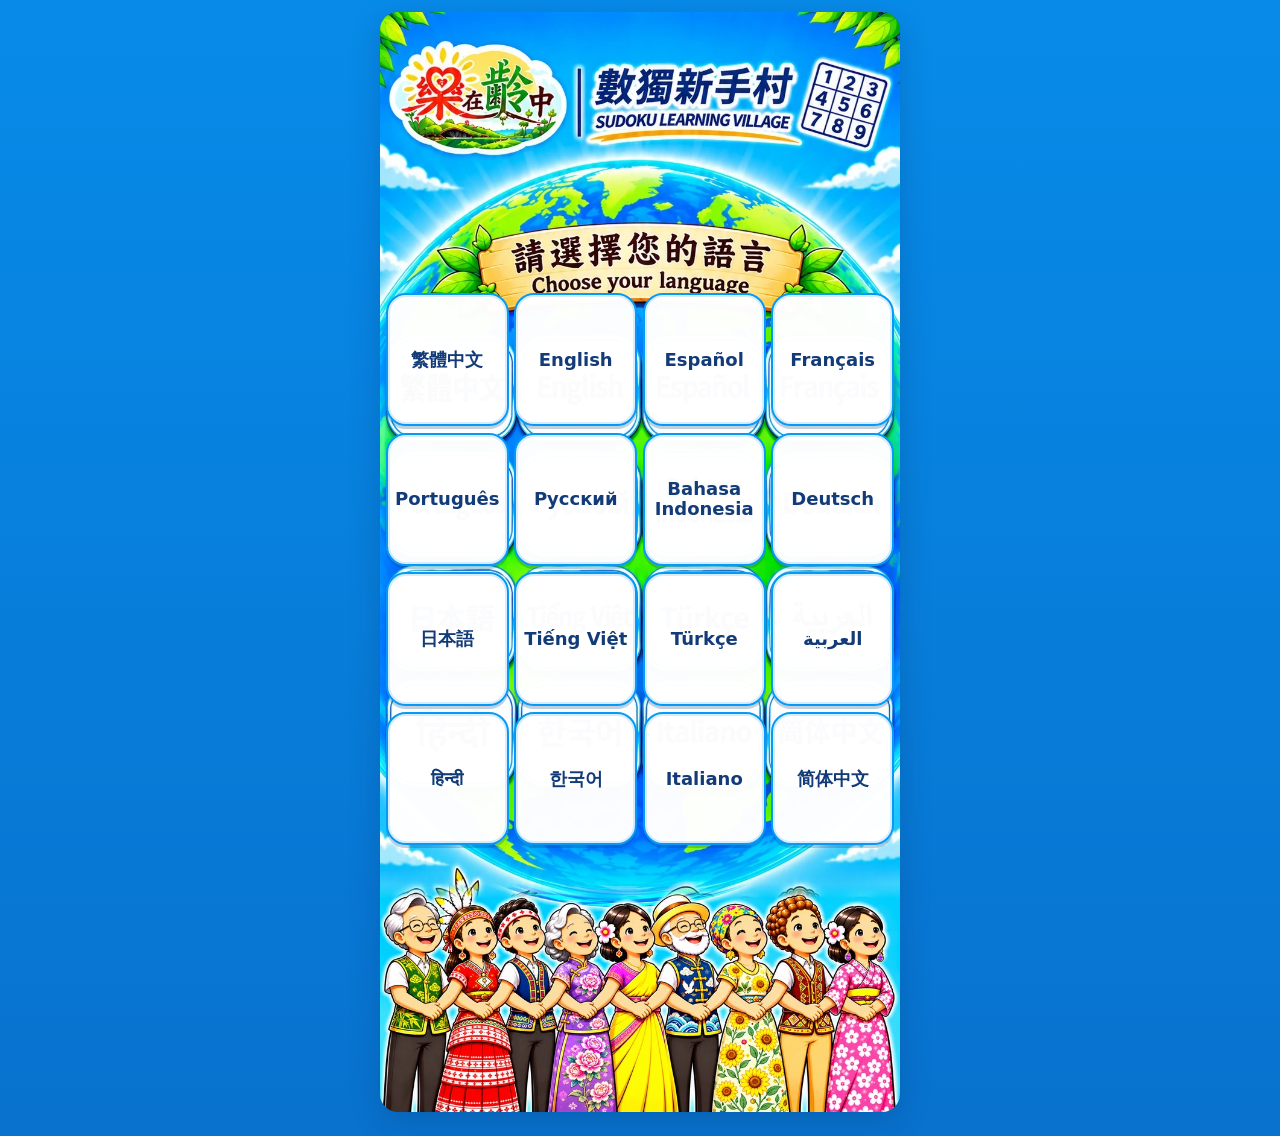
<file: index.html>
<!doctype html>
<html lang="zh-Hant">
<head>
<meta charset="utf-8">
<meta name="viewport" content="width=device-width, initial-scale=1, viewport-fit=cover">
<meta name="theme-color" content="#087bdc">
<title translate="no">樂在齡中｜數獨新手村</title>
<link rel="stylesheet" href="css/welcome.css?v=v116-mobile-test">
</head>
<body>
<main class="poster-shell">
  <div class="poster-stage">
    <img class="poster-art" src="assets/language-entry-mobile.webp" alt="樂在齡中數獨新手村語言選擇入口：完整地球背景與世界各地人物牽手" draggable="false">
    <div class="language-grid" role="group" aria-label="Choose your language">
      <button type="button" class="language-button" data-lang="zh-TW" aria-label="繁體中文"><span>繁體中文</span></button>
      <button type="button" class="language-button" data-lang="en" aria-label="English"><span>English</span></button>
      <button type="button" class="language-button" data-lang="es-419" aria-label="Español"><span>Español</span></button>
      <button type="button" class="language-button" data-lang="fr" aria-label="Français"><span>Français</span></button>
      <button type="button" class="language-button" data-lang="pt-BR" aria-label="Português"><span>Português</span></button>
      <button type="button" class="language-button" data-lang="ru" aria-label="Русский"><span>Русский</span></button>
      <button type="button" class="language-button" data-lang="id" aria-label="Bahasa Indonesia"><span>Bahasa Indonesia</span></button>
      <button type="button" class="language-button" data-lang="de" aria-label="Deutsch"><span>Deutsch</span></button>
      <button type="button" class="language-button" data-lang="ja" aria-label="日本語"><span>日本語</span></button>
      <button type="button" class="language-button" data-lang="vi" aria-label="Tiếng Việt"><span>Tiếng Việt</span></button>
      <button type="button" class="language-button" data-lang="tr" aria-label="Türkçe"><span>Türkçe</span></button>
      <button type="button" class="language-button" data-lang="ar" aria-label="العربية"><span lang="ar" dir="rtl">العربية</span></button>
      <button type="button" class="language-button" data-lang="hi" aria-label="हिन्दी"><span lang="hi">हिन्दी</span></button>
      <button type="button" class="language-button" data-lang="ko" aria-label="한국어"><span>한국어</span></button>
      <button type="button" class="language-button" data-lang="it" aria-label="Italiano"><span>Italiano</span></button>
      <button type="button" class="language-button" data-lang="zh-CN" aria-label="简体中文"><span>简体中文</span></button>
    </div>
  </div>
</main>
<script>
(() => {
  "use strict";
  const KEY = "lezaiblingzhong_sudoku_language";
  const allowed = ["zh-TW","en","es-419","es-ES","fr","pt-BR","ru","id","de","ja","vi","ko","it","zh-CN","tr","ar","hi"];
  const params = new URLSearchParams(location.search);
  let requested = params.get("lang");
  if (requested === "es") requested = "es-419";

  // Explicit language URLs remain deep links into the selected game language.
  if (requested && allowed.includes(requested)) {
    try {
      localStorage.setItem(KEY, requested);
      localStorage.setItem("lezaiblingzhong_language_chosen", "1");
    } catch (e) {}
    location.replace("village.html");
    return;
  }

  // A normal visit to index.html always shows the language gateway.
  // Remember the previous language visually, but never skip the gateway.
  let saved = "";
  try { saved = localStorage.getItem(KEY) || ""; } catch (e) {}
  if (allowed.includes(saved)) {
    const previous = document.querySelector('[data-lang="' + saved + '"]');
    if (previous) {
      previous.classList.add("is-last-used");
      previous.setAttribute("aria-label", previous.getAttribute("aria-label") + "（上次選擇）");
      previous.setAttribute("title", "上次選擇");
    }
  }

  document.querySelectorAll("[data-lang]").forEach(button => {
    button.addEventListener("click", () => {
      const lang = button.dataset.lang;
      if (!allowed.includes(lang)) return;
      try {
        localStorage.setItem(KEY, lang);
        localStorage.setItem("lezaiblingzhong_language_chosen", "1");
      } catch (e) {}
      location.href = "village.html";
    });
  });
})();
</script>
</body>
</html>
</file>
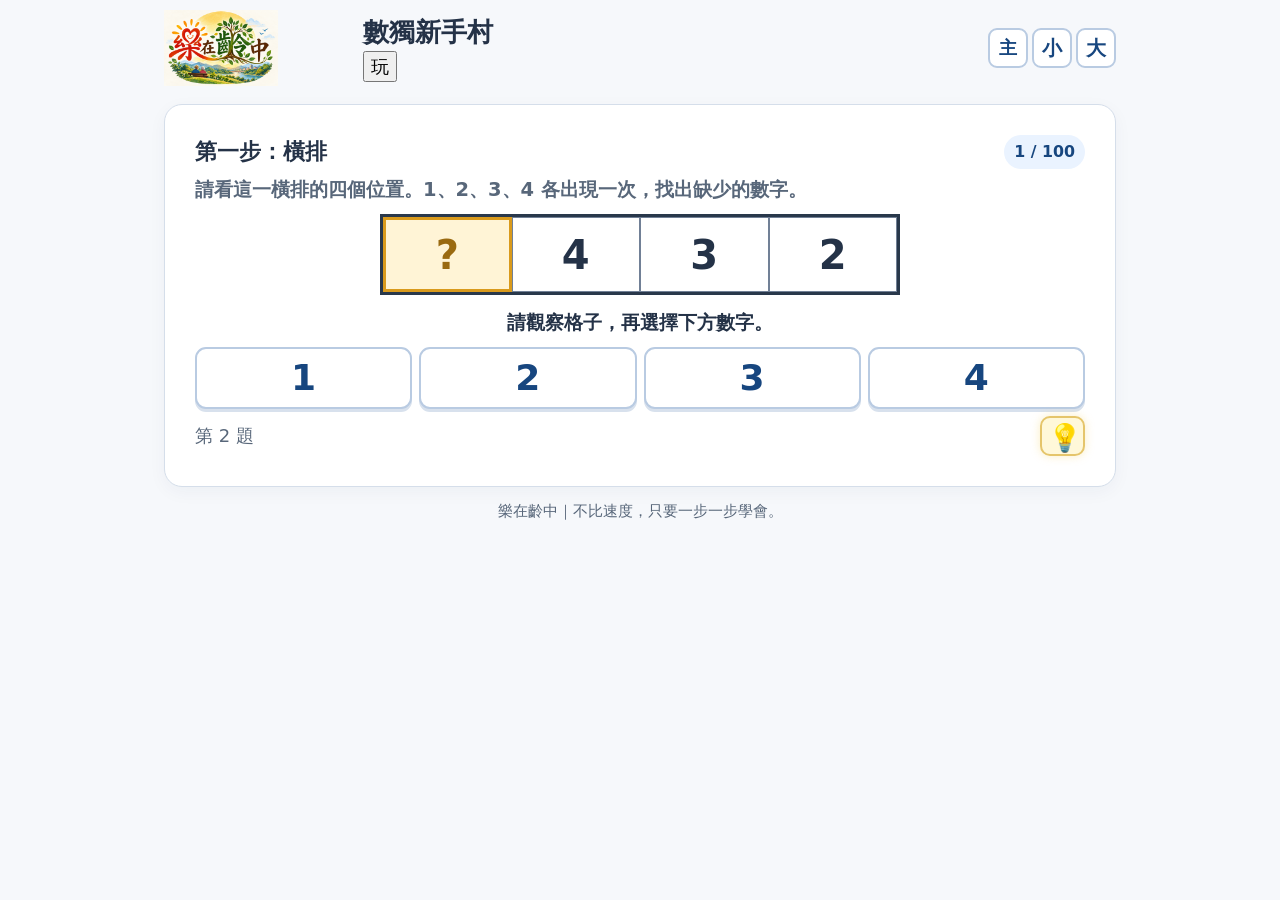
<file: test.html>
<!doctype html><html lang="zh-Hant"><head><meta charset="utf-8"><meta name="viewport" content="width=device-width,initial-scale=1,viewport-fit=cover"><title>樂在齡中｜數獨小教室</title><link rel="stylesheet" href="css/style.css?v=v92"></head><body class="font-normal">
<header><img class="brand-logo" src="assets/lezaiblingzhong-logo.png" alt="樂在齡中標誌"><div class="brand"><h1>數獨新手村</h1><button id="play-top" aria-label="益智遊戲專區" type="button">玩</button></div><nav><button id="home-top" aria-label="回到主頁">主</button><button id="font-smaller" aria-label="縮小字體">小</button><button id="font-larger" aria-label="放大字體">大</button></nav></header>
<main><section id="home" class="panel"><div class="home-heading"><h2>4x4數獨</h2><button id="resume-progress" class="completed-progress" type="button" disabled><span>( <b id="completed-count">0</b> / 100 )</span> 已完成</button></div><div class="lessons">
<article><b>01</b><div><h3>第一步：橫排</h3><p>看看一排數字，找出缺少的數字。</p></div><button class="start" data-id="row">開始練習</button></article>
<article><b>02</b><div><h3>第二步：直排</h3><p>看看一直排數字，找出缺少的數字。</p></div><button class="start" data-id="column">開始練習</button></article>
<article><b>03</b><div><h3>第三步：四宮格</h3><p>看看小方格裡，缺少哪一個數字。</p></div><button class="start" data-id="box">開始練習</button></article>
<article><b>04</b><div><h3>第四步：橫排＋直排</h3><p>同時參考直排與橫排的線索，找出問號的答案。</p></div><button class="start" data-id="rowcol">開始練習</button></article>
<article><b>05</b><div><h3>第五步：同時考慮三個方向</h3><p>觀察問號周圍三個方向的線索，找出正確數字。</p></div><button class="start" data-id="threeways">開始練習</button></article>
<article><b>06</b><div><h3>第六步：宮＋直排＋橫排</h3><p>同時參考四宮格、直排與橫排的線索，找出問號答案。</p></div><button class="start" data-id="boxways">開始練習</button></article>
<article><b>07</b><div><h3>第七步：找出真正有用的線索</h3><p>在完整棋盤與干擾數字中，判斷哪些線索能解出問號。</p></div><button class="start" data-id="advanced">開始練習</button></article>
<article><b>08</b><div><h3>第八步：4X4數獨練習</h3><p>依照一到六的順序解題，每答對一格就保留答案，完成整道謎題。</p></div><button class="start" data-id="classic">開始練習</button></article>
<article><b>09</b><div><h3>第九步：4X4數獨實戰</h3><p>自行選格填入數字，按下檢查確認答案；需要時可使用提示。</p></div><button class="start" data-id="practical">開始練習</button></article>
<article><b>10</b><div><h3>第十步：找到4X4數獨的破局點</h3><p>觀察棋盤，找出第一個可以確定答案的格子；答對立即換題，答錯重新尋找。</p></div><button class="start" data-id="breakthrough">開始練習</button></article>
<article><b>11</b><div><h3>第十一步：4X4數獨畢業考（1/3）</h3><p>自行填寫整張4X4數獨，按下檢查確認答案；錯誤數字標紅，不直接公布答案。</p></div><button class="start" data-id="graduate1">開始考試</button></article>
<article><b>12</b><div><h3>第十二步：4X4數獨畢業考（2/3）</h3><p>自行填寫第二張4X4數獨，按下檢查確認答案；錯誤數字標紅，不直接公布答案。</p></div><button class="start" data-id="graduate2">開始考試</button></article>
<article><b>13</b><div><h3>第十三步：4X4數獨畢業考（3/3）</h3><p>自行填寫第三張4X4數獨，按下檢查確認答案；錯誤數字標紅，不直接公布答案。</p></div><button class="start" data-id="graduate3">開始考試</button></article>
</div><div class="section-divider" role="separator" aria-label="以下為6×6數獨課程"><span>6×6數獨</span></div><div class="lessons">
<article><b>14</b><div><h3>第十四步：6×6數獨－橫排</h3><p>看一排六個位置，找出缺少的數字。</p></div><button class="start" data-id="sixrow">開始練習</button></article>
<article><b>15</b><div><h3>第十五步：6×6數獨－直排</h3><p>看一直排六個位置，找出缺少的數字。</p></div><button class="start" data-id="sixcolumn">開始練習</button></article>
<article><b>16</b><div><h3>第十六步：6×6數獨－六宮格</h3><p>看六宮格中的六個位置，找出缺少的數字。</p></div><button class="start" data-id="sixbox">開始練習</button></article>
<article><b>17</b><div><h3>第十七步：什麼是6×6數獨（第一類）</h3><p>認識直排、橫排與六宮格不重複的規則，依序解開三個目標格。</p></div><button class="start" data-id="step14">開始學習</button></article>
<article><b>18</b><div><h3>第十八步：練習筆記小字（6×6橫排）</h3><p>練習在兩個空格中，以小字記錄這一排缺少的兩個數字。</p></div><button class="start" data-id="sixnote">開始練習</button></article>
<article><b>19</b><div><h3>第十九步：練習筆記小字（6×6直排）</h3><p>練習在直排的兩個空格中，以小字記錄缺少的兩個數字。</p></div><button class="start" data-id="sixcolumnnote">開始練習</button></article>
<article><b>20</b><div><h3>第二十步：練習筆記小字（六宮格）</h3><p>練習在六宮格的兩個空格中，以小字記錄缺少的兩個數字。</p></div><button class="start" data-id="sixboxnote">開始練習</button></article>
<article><b>21</b><div><h3>第二十一步：什麼是6×6數獨（第二類）</h3><p>依照題目順序解開五個目標格；每答對一格，答案會保留在棋盤上。</p></div><button class="start" data-id="sixintro2">開始學習</button></article>
<article><b>22</b><div><h3>第二十二步：練習筆記小字實戰</h3><p>依序完成八個目標格，在每格記下兩個候選數字，練習把筆記運用在完整的6×6數獨中。</p></div><button class="start" data-id="sixnotecombat">開始實戰</button></article>
<article><b>23</b><div><h3>第二十三步：一次只檢查某個數字全體</h3><p>依序檢查全部的 1、2、6，觀察橫排、直排與六宮格的反白範圍，找出可填入的位置。</p></div><button class="start" data-id="numberfocus">開始練習</button></article>
<article><b>24</b><div><h3>第二十四步：一次只檢查某個數字全體（檢查1、2、5）</h3><p>依序檢查全部的 1、2、5，觀察橫排、直排與六宮格的反白範圍，找出可填入的位置。</p></div><button class="start" data-id="numberfocus2">開始練習</button></article>
<article><b>25</b><div><h3>第二十五步：6×6數獨實戰一（利用一次只檢查某個數字全體）</h3><p>利用數字反白、橫排、直排與六宮格線索，搭配筆記，自己完成整盤 6×6 數獨。</p></div><button class="start" data-id="numberfocus3">開始練習</button></article>
<article><b>26</b><div><h3>第二十六步：6×6數獨實戰二（比上題難，綜合運用所有技巧）</h3><p>挑戰第二類 6×6 數獨，綜合運用數字反白、橫排、直排、六宮格與筆記；若卡住，可先回到第二十一步複習。</p></div><button class="start" data-id="numberfocus4">開始練習</button></article>
</div><p class="note">不用登入，也不計時。慢慢想就可以。</p></section>
<section id="play-hub" class="panel hidden"><div class="gamehead"><h2>益智遊戲</h2><button id="play-home" class="start">回主頁</button></div><p class="instruction">選擇想玩的益智遊戲。這裡會逐步加入不同類型的益智挑戰。</p><div class="play-cards"><button id="random-sudoku-entry" class="play-card"><strong>數獨隨機題目</strong><span>自由選擇棋盤大小與難度，隨機挑戰。</span></button><div class="play-card coming"><strong>更多益智遊戲</strong><span>其他遊戲將陸續加入。</span></div></div></section>
<section id="random-menu" class="panel hidden"><div class="gamehead"><h2>數獨隨機題目</h2><button id="random-back-hub" class="start">返回</button></div><p class="instruction">先選擇棋盤大小，再選擇挑戰難度。</p><div class="choice-grid"><button data-size="4">4×4 數獨</button><button data-size="6">6×6 數獨</button><button data-size="9">9×9 數獨</button></div><div id="difficulty-area" class="hidden"><p class="instruction">選擇 4×4 數獨難度。</p><div class="choice-grid"><button data-difficulty="easy">簡單（4 格空白）</button><button data-difficulty="normal">普通（8 格空白）</button><button data-difficulty="hard">困難（12 格空白）</button></div></div><div id="difficulty-area-6" class="hidden"><p class="instruction">選擇 6×6 數獨難度（六宮格為2列×3欄）。</p><div class="choice-grid"><button data-difficulty6="easy">簡單（7 格空白）</button><button data-difficulty6="normal">普通（14 格空白）</button><button data-difficulty6="hard">困難（21 格空白）</button><button data-difficulty6="brain">燒腦之一（21 格空白）</button><button data-difficulty6="brain2">燒腦之二（27 格空白）</button></div></div><p id="random-menu-message" class="note"></p></section>
<section id="random-game" class="panel hidden"><div class="gamehead"><h2 id="random-title">4×4 隨機數獨</h2><button id="random-back-menu" class="start">返回選單</button></div><p id="random-instruction" class="instruction">選取空格，再按下方數字填入。</p><div id="random-history-controls" class="random-history-controls hidden" aria-label="操作歷史"><span id="random-history-status" class="random-history-status" aria-live="polite"></span><button id="random-history-up" type="button" disabled>上</button><button id="random-history-down" type="button" disabled>下</button></div><div class="puzzle-area"><div id="random-grid"></div></div><p id="random-feedback" role="status">開始解題吧！</p><div id="random-pad" class="pad"></div><div class="random-actions" id="random-actions"><button id="random-check" type="button">檢查答案</button></div><div class="gamefoot random-gamefoot"><span>操作工具</span><div class="game-tools"><button id="random-clear-cell" type="button" disabled>空</button><button id="random-note-mode" type="button" aria-pressed="false" data-state="OFF">筆記</button><button id="random-hint" type="button" aria-label="提示">💡</button></div></div><div id="random-complete" class="random-complete hidden" role="group" aria-label="完成後選擇"><p>全部正確！這題完成了！</p><button id="random-return-hub" type="button">返回遊戲主頁</button><button id="random-play-again" type="button">再玩一題</button><button id="random-up-difficulty" type="button">提升難度</button></div></section>
<section id="game" class="panel hidden"><div class="gamehead"><h2 id="title">第一步：橫排</h2><strong><span id="progress">1</span> / 100</strong></div><p id="instruction" class="instruction"></p><div class="puzzle-area"><div id="grid"></div></div><p id="feedback" role="status">請觀察格子，再選擇下方數字。</p><div class="pad"><button data-n="1">1</button><button data-n="2">2</button><button data-n="3">3</button><button data-n="4">4</button></div><div id="check-wrap" class="check-wrap hidden"><button id="check-answers" type="button">檢查</button></div><div class="gamefoot"><span id="question">第 1 題</span><div class="game-tools"><button id="clear-cell" type="button" disabled>空</button><button id="note-mode" type="button" aria-pressed="false">筆記</button><button id="hint" aria-label="提示">💡</button></div></div></section></main>
<div id="modal" class="backdrop hidden" role="dialog" aria-modal="true" aria-labelledby="modal-title"><div class="dialog"><div class="check">✓</div><h2 id="modal-title">這一步完成了！</h2><p id="modal-message"></p><div class="actions"><button id="next">下一步</button><button id="modal-home">回到主頁</button></div></div></div><footer>樂在齡中｜不比速度，只要一步一步學會。</footer><script src="js/app.js?v=v92"></script><script>
window.addEventListener('load',()=>{setTimeout(()=>{try{document.querySelector('.start[data-id="row"]').click(); const before=document.getElementById('feedback').textContent; const btn=document.querySelector('.pad button'); btn.click(); document.body.setAttribute('data-test',JSON.stringify({title:document.getElementById('title').textContent,before,after:document.getElementById('feedback').textContent,grid:document.getElementById('grid').innerHTML.slice(0,150)}));}catch(e){document.body.setAttribute('data-test-error',e.stack||String(e));}},100)});
</script></body></html>
</file>
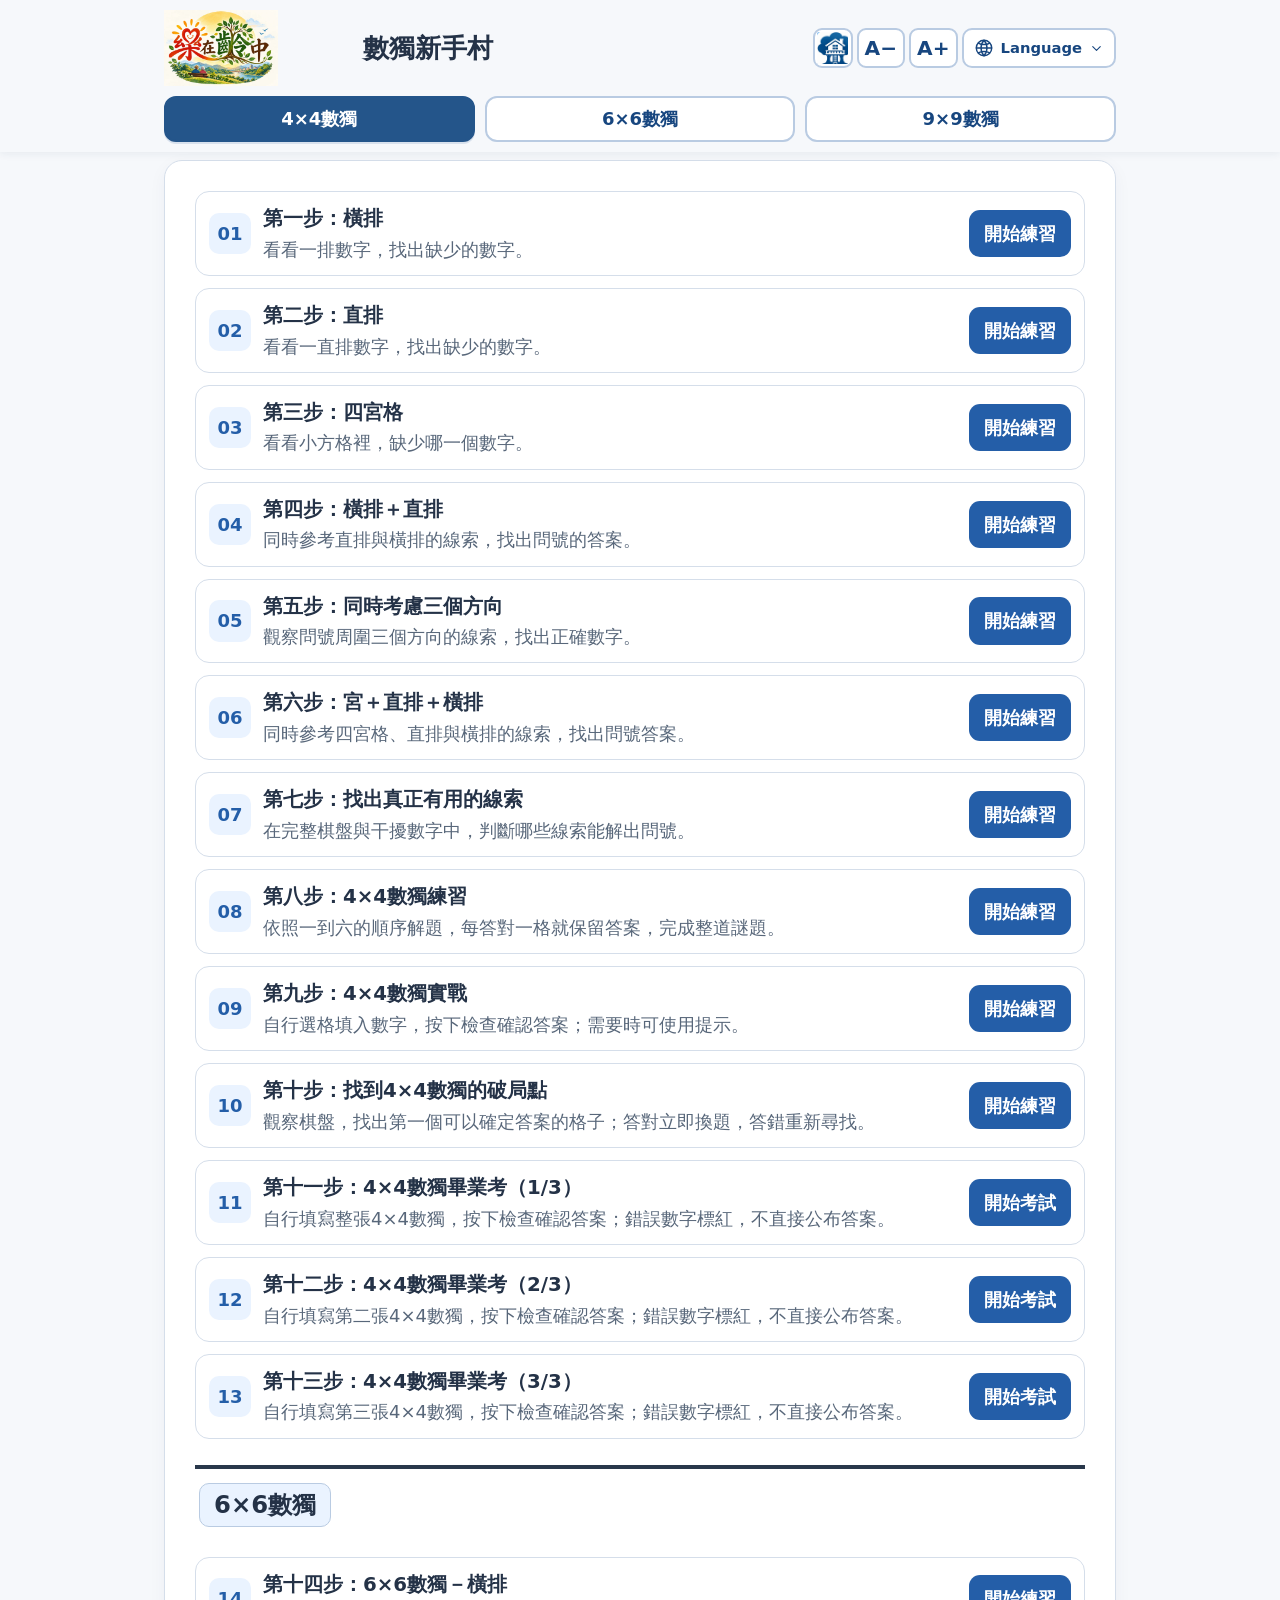
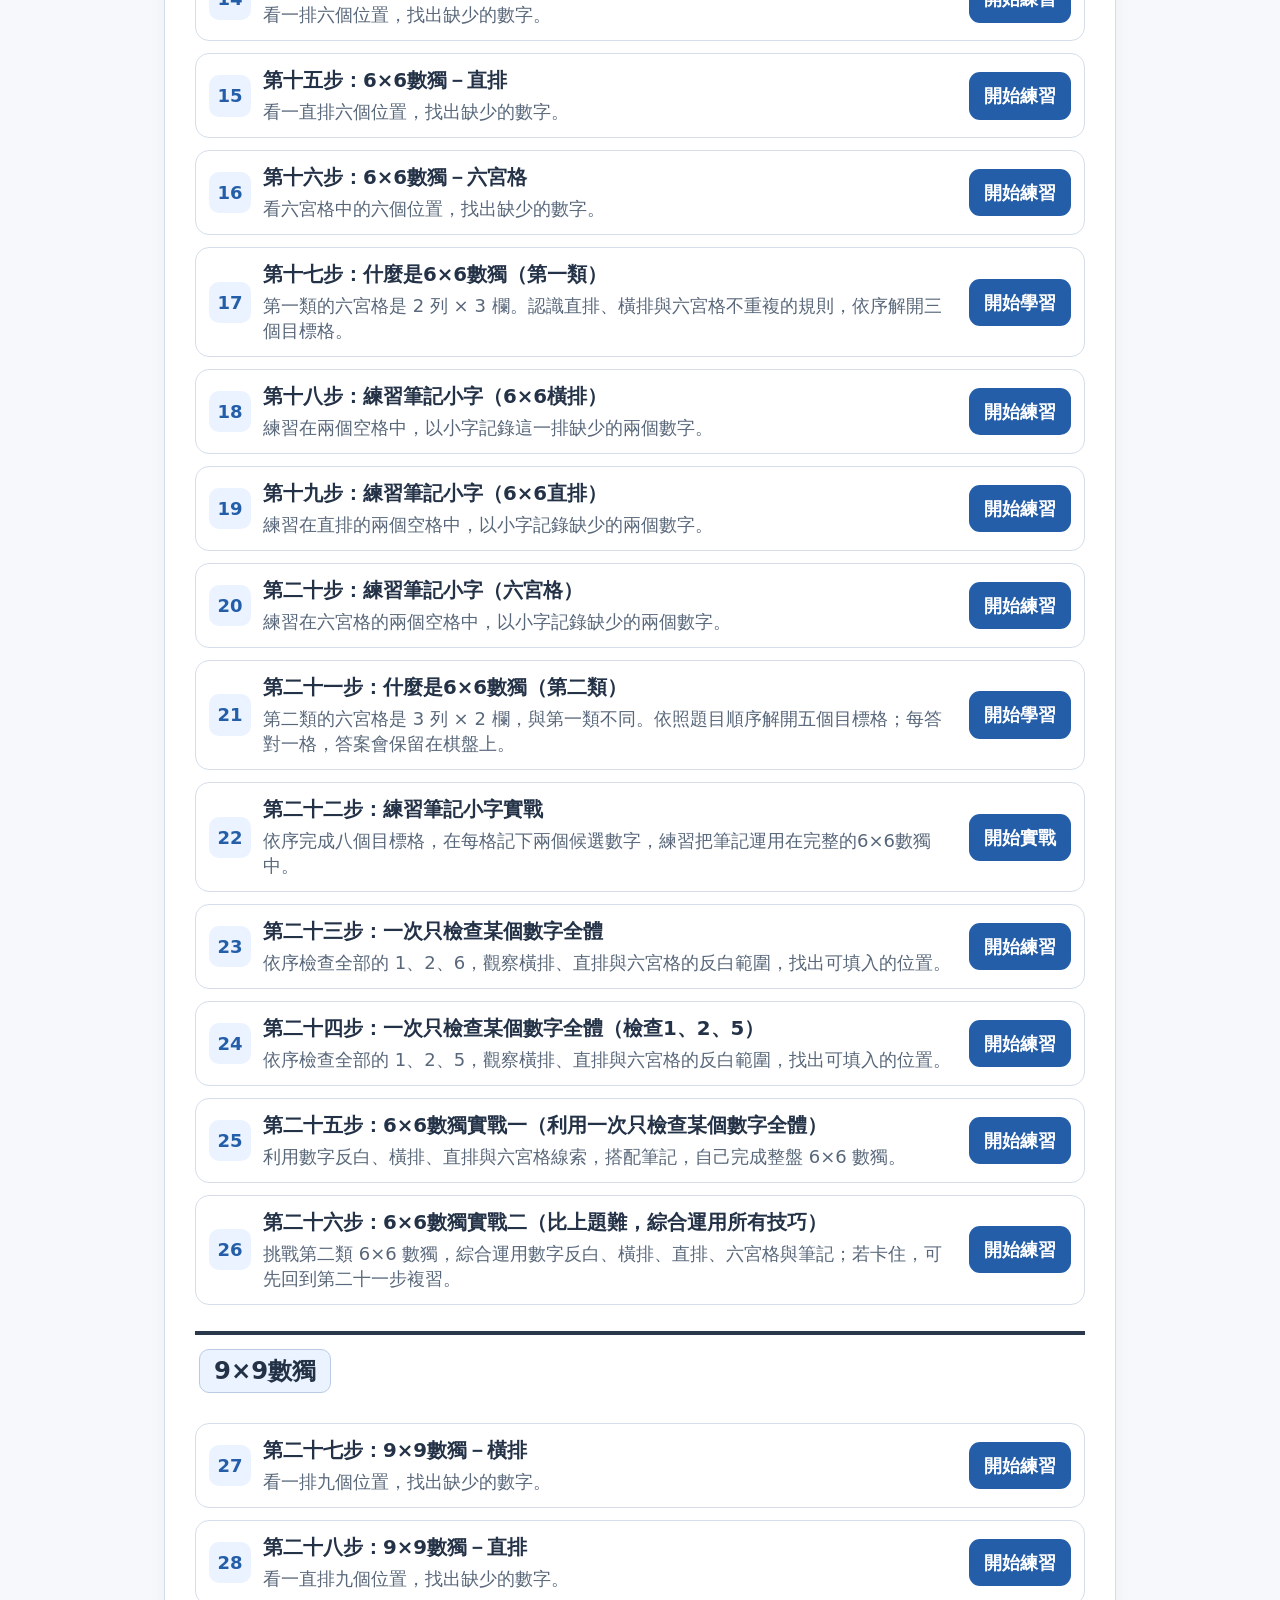
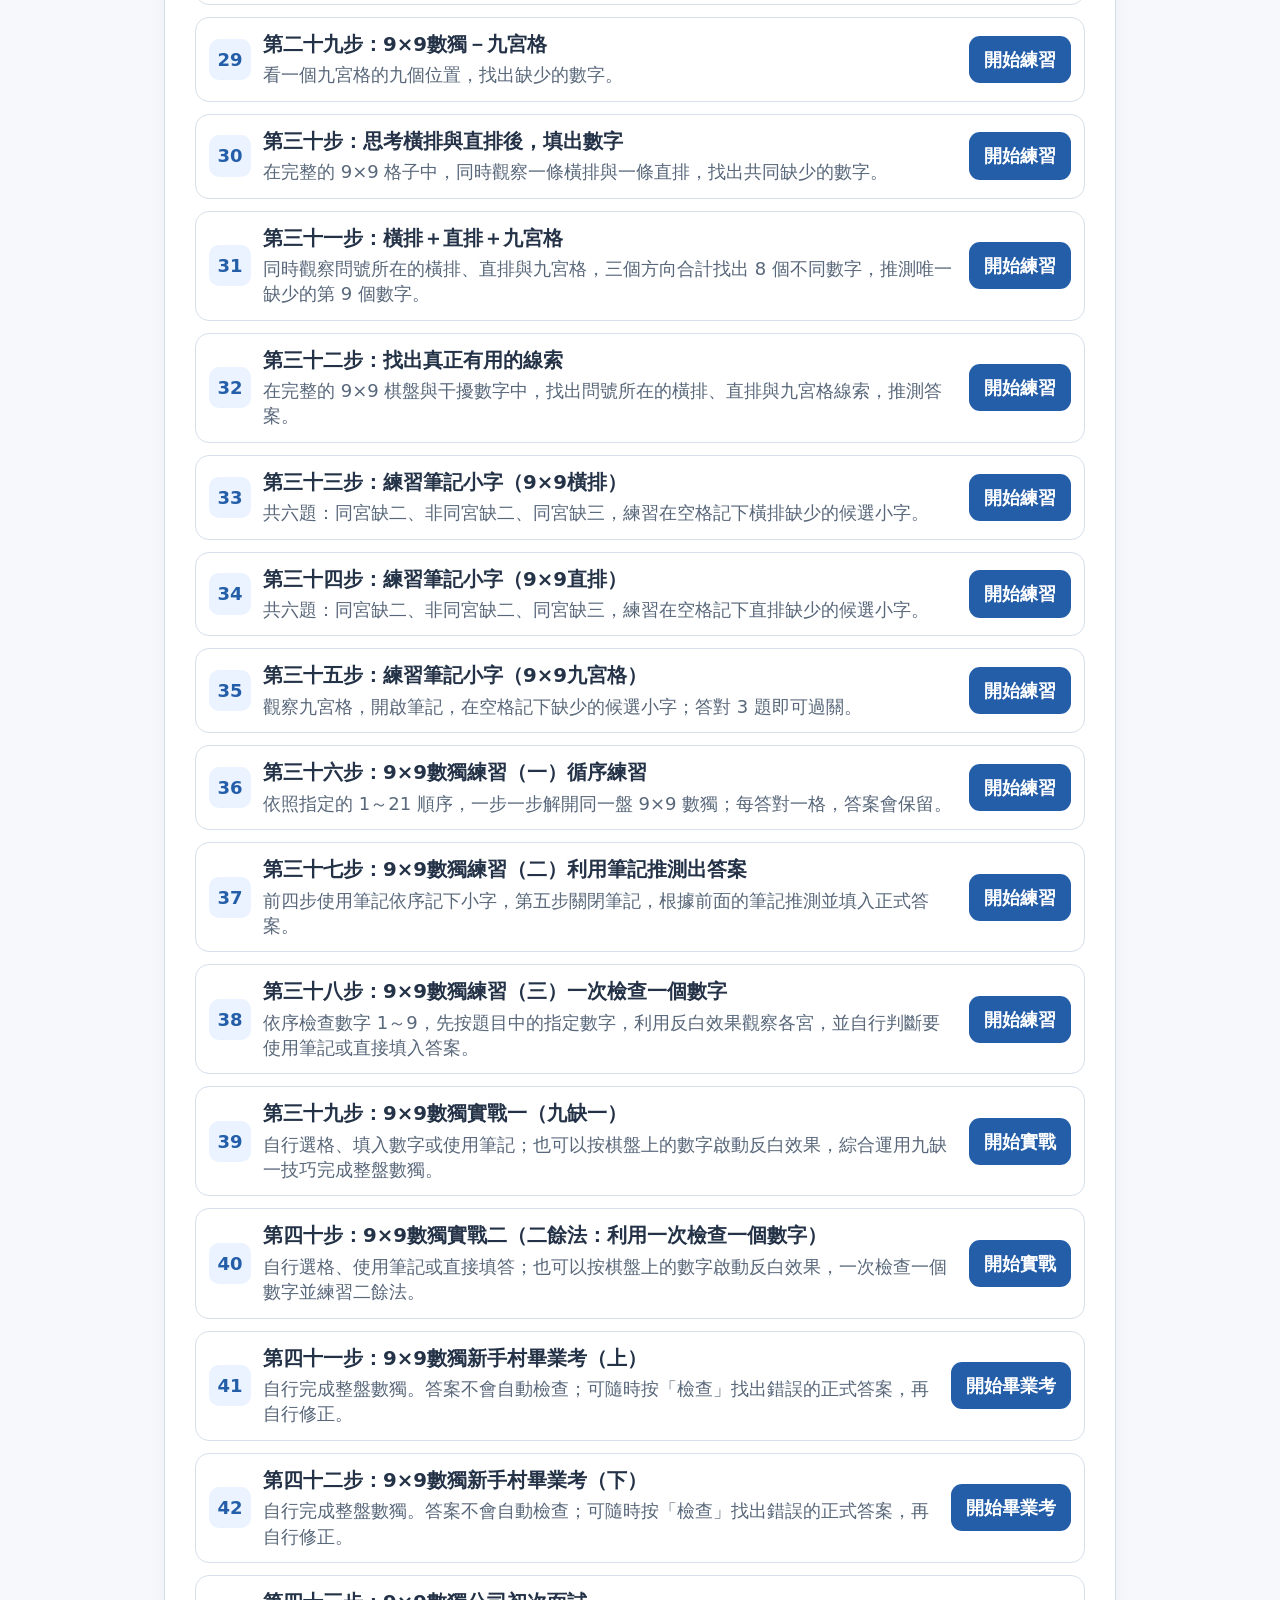
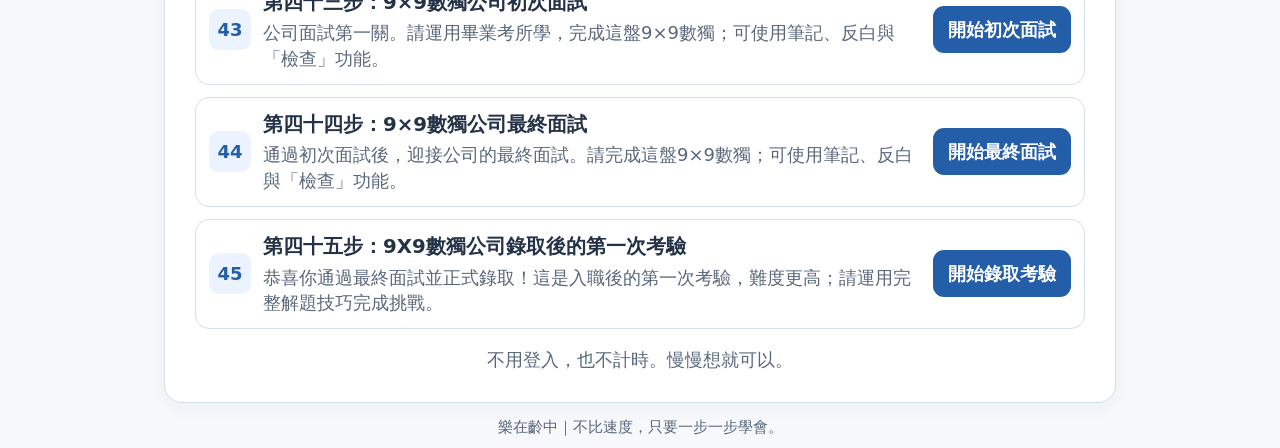
<file: village.html>
<!doctype html><html lang="zh-Hant"><head><meta charset="utf-8"><meta name="viewport" content="width=device-width,initial-scale=1,viewport-fit=cover"><title translate="no">樂在齡中｜數獨新手村</title><link rel="stylesheet" href="css/style.css?v=v111-indonesian"></head><body class="font-normal">
<div class="sticky-shell"><header><img class="brand-logo" src="assets/lezaiblingzhong-logo.webp" alt="樂在齡中標誌" translate="no"><div class="brand" translate="no"><h1>數獨新手村</h1></div><nav><button id="home-top" aria-label="回到主頁" title="回到主頁"><img src="assets/treehouse-home.webp" alt="" aria-hidden="true"></button><button id="font-smaller" aria-label="縮小字體">A−</button><button id="font-larger" aria-label="放大字體">A+</button><div id="language-control" class="language-control"><svg class="language-globe" viewBox="0 0 24 24" aria-hidden="true" focusable="false"><circle cx="12" cy="12" r="9.25"></circle><path d="M2.9 12h18.2M12 2.75c2.35 2.5 3.55 5.6 3.55 9.25S14.35 18.75 12 21.25C9.65 18.75 8.45 15.65 8.45 12S9.65 5.25 12 2.75Z"></path><path d="M5.2 6.1c1.8 1.15 4.15 1.75 6.8 1.75s5-.6 6.8-1.75M5.2 17.9c1.8-1.15 4.15-1.75 6.8-1.75s5 .6 6.8 1.75"></path></svg><span class="language-control-label">Language</span><svg class="language-chevron" viewBox="0 0 24 24" aria-hidden="true" focusable="false"><path d="m6 9 6 6 6-6"></path></svg><select id="language-select" aria-label="Language" title="Language"><option value="zh-TW">繁體中文</option><option value="en">English</option><option value="es-419">Español (Latinoamérica)</option><option value="es-ES">Español (España)</option><option value="fr">Français</option><option value="pt-BR">Português (Brasil)</option><option value="ru">Русский</option><option value="id">Bahasa Indonesia</option><option value="de">Deutsch</option><option value="ja">日本語</option><option value="vi">Tiếng Việt</option><option value="tr">Türkçe</option><option value="ar">العربية</option><option value="hi">हिन्दी</option><option value="ko">한국어</option><option value="it">Italiano</option><option value="zh-CN">简体中文</option></select></div></nav></header><div id="category-nav" class="category-nav" role="group" aria-label="數獨尺寸分類"><button type="button" data-category="4x4" class="active" aria-pressed="true">4×4數獨</button><button type="button" data-category="6x6" aria-pressed="false">6×6數獨</button><button type="button" data-category="9x9" aria-pressed="false">9×9數獨</button></div></div>
<main><section id="home" class="panel"><div class="lessons" id="section-4x4">
<article><b>01</b><div><h3>第一步：橫排</h3><p>看看一排數字，找出缺少的數字。</p></div><button class="start" data-id="row">開始練習</button></article>
<article><b>02</b><div><h3>第二步：直排</h3><p>看看一直排數字，找出缺少的數字。</p></div><button class="start" data-id="column">開始練習</button></article>
<article><b>03</b><div><h3>第三步：四宮格</h3><p>看看小方格裡，缺少哪一個數字。</p></div><button class="start" data-id="box">開始練習</button></article>
<article><b>04</b><div><h3>第四步：橫排＋直排</h3><p>同時參考直排與橫排的線索，找出問號的答案。</p></div><button class="start" data-id="rowcol">開始練習</button></article>
<article><b>05</b><div><h3>第五步：同時考慮三個方向</h3><p>觀察問號周圍三個方向的線索，找出正確數字。</p></div><button class="start" data-id="threeways">開始練習</button></article>
<article><b>06</b><div><h3>第六步：宮＋直排＋橫排</h3><p>同時參考四宮格、直排與橫排的線索，找出問號答案。</p></div><button class="start" data-id="boxways">開始練習</button></article>
<article><b>07</b><div><h3>第七步：找出真正有用的線索</h3><p>在完整棋盤與干擾數字中，判斷哪些線索能解出問號。</p></div><button class="start" data-id="advanced">開始練習</button></article>
<article><b>08</b><div><h3>第八步：4×4數獨練習</h3><p>依照一到六的順序解題，每答對一格就保留答案，完成整道謎題。</p></div><button class="start" data-id="classic">開始練習</button></article>
<article><b>09</b><div><h3>第九步：4×4數獨實戰</h3><p>自行選格填入數字，按下檢查確認答案；需要時可使用提示。</p></div><button class="start" data-id="practical">開始練習</button></article>
<article><b>10</b><div><h3>第十步：找到4×4數獨的破局點</h3><p>觀察棋盤，找出第一個可以確定答案的格子；答對立即換題，答錯重新尋找。</p></div><button class="start" data-id="breakthrough">開始練習</button></article>
<article><b>11</b><div><h3>第十一步：4×4數獨畢業考（1/3）</h3><p>自行填寫整張4×4數獨，按下檢查確認答案；錯誤數字標紅，不直接公布答案。</p></div><button class="start" data-id="graduate1">開始考試</button></article>
<article><b>12</b><div><h3>第十二步：4×4數獨畢業考（2/3）</h3><p>自行填寫第二張4×4數獨，按下檢查確認答案；錯誤數字標紅，不直接公布答案。</p></div><button class="start" data-id="graduate2">開始考試</button></article>
<article><b>13</b><div><h3>第十三步：4×4數獨畢業考（3/3）</h3><p>自行填寫第三張4×4數獨，按下檢查確認答案；錯誤數字標紅，不直接公布答案。</p></div><button class="start" data-id="graduate3">開始考試</button></article>
</div><div id="section-6x6" class="section-divider" role="separator" aria-label="以下為6×6數獨課程"><span>6×6數獨</span></div><div class="lessons">
<article><b>14</b><div><h3>第十四步：6×6數獨－橫排</h3><p>看一排六個位置，找出缺少的數字。</p></div><button class="start" data-id="sixrow">開始練習</button></article>
<article><b>15</b><div><h3>第十五步：6×6數獨－直排</h3><p>看一直排六個位置，找出缺少的數字。</p></div><button class="start" data-id="sixcolumn">開始練習</button></article>
<article><b>16</b><div><h3>第十六步：6×6數獨－六宮格</h3><p>看六宮格中的六個位置，找出缺少的數字。</p></div><button class="start" data-id="sixbox">開始練習</button></article>
<article><b>17</b><div><h3>第十七步：什麼是6×6數獨（第一類）</h3><p>第一類的六宮格是 2 列 × 3 欄。認識直排、橫排與六宮格不重複的規則，依序解開三個目標格。</p></div><button class="start" data-id="step14">開始學習</button></article>
<article><b>18</b><div><h3>第十八步：練習筆記小字（6×6橫排）</h3><p>練習在兩個空格中，以小字記錄這一排缺少的兩個數字。</p></div><button class="start" data-id="sixnote">開始練習</button></article>
<article><b>19</b><div><h3>第十九步：練習筆記小字（6×6直排）</h3><p>練習在直排的兩個空格中，以小字記錄缺少的兩個數字。</p></div><button class="start" data-id="sixcolumnnote">開始練習</button></article>
<article><b>20</b><div><h3>第二十步：練習筆記小字（六宮格）</h3><p>練習在六宮格的兩個空格中，以小字記錄缺少的兩個數字。</p></div><button class="start" data-id="sixboxnote">開始練習</button></article>
<article><b>21</b><div><h3>第二十一步：什麼是6×6數獨（第二類）</h3><p>第二類的六宮格是 3 列 × 2 欄，與第一類不同。依照題目順序解開五個目標格；每答對一格，答案會保留在棋盤上。</p></div><button class="start" data-id="sixintro2">開始學習</button></article>
<article><b>22</b><div><h3>第二十二步：練習筆記小字實戰</h3><p>依序完成八個目標格，在每格記下兩個候選數字，練習把筆記運用在完整的6×6數獨中。</p></div><button class="start" data-id="sixnotecombat">開始實戰</button></article>
<article><b>23</b><div><h3>第二十三步：一次只檢查某個數字全體</h3><p>依序檢查全部的 1、2、6，觀察橫排、直排與六宮格的反白範圍，找出可填入的位置。</p></div><button class="start" data-id="numberfocus">開始練習</button></article>
<article><b>24</b><div><h3>第二十四步：一次只檢查某個數字全體（檢查1、2、5）</h3><p>依序檢查全部的 1、2、5，觀察橫排、直排與六宮格的反白範圍，找出可填入的位置。</p></div><button class="start" data-id="numberfocus2">開始練習</button></article>
<article><b>25</b><div><h3>第二十五步：6×6數獨實戰一（利用一次只檢查某個數字全體）</h3><p>利用數字反白、橫排、直排與六宮格線索，搭配筆記，自己完成整盤 6×6 數獨。</p></div><button class="start" data-id="numberfocus3">開始練習</button></article>
<article><b>26</b><div><h3>第二十六步：6×6數獨實戰二（比上題難，綜合運用所有技巧）</h3><p>挑戰第二類 6×6 數獨，綜合運用數字反白、橫排、直排、六宮格與筆記；若卡住，可先回到第二十一步複習。</p></div><button class="start" data-id="numberfocus4">開始練習</button></article>
</div><div id="section-9x9" class="section-divider" role="separator" aria-label="以下為9×9數獨課程"><span>9×9數獨</span></div><div class="lessons">
<article><b>27</b><div><h3>第二十七步：9×9數獨－橫排</h3><p>看一排九個位置，找出缺少的數字。</p></div><button class="start" data-id="ninerow">開始練習</button></article>
<article><b>28</b><div><h3>第二十八步：9×9數獨－直排</h3><p>看一直排九個位置，找出缺少的數字。</p></div><button class="start" data-id="ninecolumn">開始練習</button></article>
<article><b>29</b><div><h3>第二十九步：9×9數獨－九宮格</h3><p>看一個九宮格的九個位置，找出缺少的數字。</p></div><button class="start" data-id="ninebox">開始練習</button></article>
<article><b>30</b><div><h3>第三十步：思考橫排與直排後，填出數字</h3><p>在完整的 9×9 格子中，同時觀察一條橫排與一條直排，找出共同缺少的數字。</p></div><button class="start" data-id="ninerowcol">開始練習</button></article>
<article><b>31</b><div><h3>第三十一步：橫排＋直排＋九宮格</h3><p>同時觀察問號所在的橫排、直排與九宮格，三個方向合計找出 8 個不同數字，推測唯一缺少的第 9 個數字。</p></div><button class="start" data-id="ninerowcolbox">開始練習</button></article>
<article><b>32</b><div><h3>第三十二步：找出真正有用的線索</h3><p>在完整的 9×9 棋盤與干擾數字中，找出問號所在的橫排、直排與九宮格線索，推測答案。</p></div><button class="start" data-id="nineadvanced">開始練習</button></article>
<article><b>33</b><div><h3>第三十三步：練習筆記小字（9×9橫排）</h3><p>共六題：同宮缺二、非同宮缺二、同宮缺三，練習在空格記下橫排缺少的候選小字。</p></div><button class="start" data-id="ninenote">開始練習</button></article>
<article><b>34</b><div><h3>第三十四步：練習筆記小字（9×9直排）</h3><p>共六題：同宮缺二、非同宮缺二、同宮缺三，練習在空格記下直排缺少的候選小字。</p></div><button class="start" data-id="ninecolumnnote">開始練習</button></article>
<article><b>35</b><div><h3>第三十五步：練習筆記小字（9×9九宮格）</h3><p>觀察九宮格，開啟筆記，在空格記下缺少的候選小字；答對 3 題即可過關。</p></div><button class="start" data-id="nineboxnote">開始練習</button></article>
<article><b>36</b><div><h3>第三十六步：9×9數獨練習（一）循序練習</h3><p>依照指定的 1～21 順序，一步一步解開同一盤 9×9 數獨；每答對一格，答案會保留。</p></div><button class="start" data-id="ninepractice1">開始練習</button></article>
<article><b>37</b><div><h3>第三十七步：9×9數獨練習（二）利用筆記推測出答案</h3><p>前四步使用筆記依序記下小字，第五步關閉筆記，根據前面的筆記推測並填入正式答案。</p></div><button class="start" data-id="ninepractice2">開始練習</button></article>
<article><b>38</b><div><h3>第三十八步：9×9數獨練習（三）一次檢查一個數字</h3><p>依序檢查數字 1～9，先按題目中的指定數字，利用反白效果觀察各宮，並自行判斷要使用筆記或直接填入答案。</p></div><button class="start" data-id="ninefocus">開始練習</button></article>
<article><b>39</b><div><h3>第三十九步：9×9數獨實戰一（九缺一）</h3><p>自行選格、填入數字或使用筆記；也可以按棋盤上的數字啟動反白效果，綜合運用九缺一技巧完成整盤數獨。</p></div><button class="start" data-id="ninecombat1">開始實戰</button></article>
<article><b>40</b><div><h3>第四十步：9×9數獨實戰二（二餘法：利用一次檢查一個數字）</h3><p>自行選格、使用筆記或直接填答；也可以按棋盤上的數字啟動反白效果，一次檢查一個數字並練習二餘法。</p></div><button class="start" data-id="ninecombat2">開始實戰</button></article>
<article><b>41</b><div><h3>第四十一步：9×9數獨新手村畢業考（上）</h3><p>自行完成整盤數獨。答案不會自動檢查；可隨時按「檢查」找出錯誤的正式答案，再自行修正。</p></div><button class="start" data-id="ninecombat3">開始畢業考</button></article>
<article><b>42</b><div><h3>第四十二步：9×9數獨新手村畢業考（下）</h3><p>自行完成整盤數獨。答案不會自動檢查；可隨時按「檢查」找出錯誤的正式答案，再自行修正。</p></div><button class="start" data-id="ninecombat4">開始畢業考</button></article>
<article><b>43</b><div><h3>第四十三步：9×9數獨公司初次面試</h3><p>公司面試第一關。請運用畢業考所學，完成這盤9×9數獨；可使用筆記、反白與「檢查」功能。</p></div><button class="start" data-id="ninecombat75">開始初次面試</button></article>
<article><b>44</b><div><h3>第四十四步：9×9數獨公司最終面試</h3><p>通過初次面試後，迎接公司的最終面試。請完成這盤9×9數獨；可使用筆記、反白與「檢查」功能。</p></div><button class="start" data-id="ninecombat80">開始最終面試</button></article>
<article><b>45</b><div><h3>第四十五步：9X9數獨公司錄取後的第一次考驗</h3><p>恭喜你通過最終面試並正式錄取！這是入職後的第一次考驗，難度更高；請運用完整解題技巧完成挑戰。</p></div><button class="start" data-id="ninecombat5">開始錄取考驗</button></article>
</div><p class="note">不用登入，也不計時。慢慢想就可以。</p></section>
<section id="game" class="panel hidden"><div class="gamehead"><h2 id="title">第一步：橫排</h2><strong><span id="progress">1</span> / 45</strong></div><p id="instruction" class="instruction"></p><div class="puzzle-area"><div id="grid"></div></div><p id="feedback" role="status">請觀察格子，再選擇下方數字。</p><div class="pad"><button data-n="1">1</button><button data-n="2">2</button><button data-n="3">3</button><button data-n="4">4</button></div><div class="gamefoot"><span id="question">第 1 題</span><div class="game-tools"><div id="check-wrap" class="check-wrap hidden"><button id="check-answers" type="button">檢查</button></div><button id="clear-cell" type="button" disabled>空</button><button id="note-mode" type="button" aria-pressed="false">筆記</button><button id="hint" aria-label="提示">💡</button></div></div></section></main>
<div id="modal" class="backdrop hidden" role="dialog" aria-modal="true" aria-labelledby="modal-title"><div class="dialog"><div class="check">✓</div><h2 id="modal-title">這一步完成了！</h2><p id="modal-message"></p><div class="actions"><button id="next">下一步</button><button id="modal-home">回到主頁</button></div></div></div><footer>樂在齡中｜不比速度，只要一步一步學會。</footer><script src="js/language-data.js?v=v109.2-zh-cn-full"></script><script src="js/i18n.js?v=v109.2-zh-cn-full"></script><script src="js/app.js?v=v109.2-zh-cn-full"></script></body></html>
</file>
<file: css/welcome.css>
*{box-sizing:border-box}
:root{font-family:system-ui,-apple-system,"Segoe UI",Arial,sans-serif;color:#173e70;background:#087bdc}
html,body{margin:0;min-height:100%;width:100%;overflow-x:hidden}
body{min-height:100svh;background:linear-gradient(180deg,#078be9 0%,#0872ce 100%)}
.poster-shell{width:100%;min-height:100svh;display:flex;justify-content:center;align-items:flex-start}
.poster-stage{position:relative;width:min(100vw,520px);aspect-ratio:862 / 1824;overflow:hidden;background:#087bdc}
.poster-art{display:block;width:100%;height:100%;object-fit:fill;user-select:none;-webkit-user-drag:none}
.language-grid{position:absolute;left:1.15%;top:25.55%;width:97.7%;height:50.2%;display:grid;grid-template-columns:repeat(4,minmax(0,1fr));grid-template-rows:repeat(4,minmax(0,1fr));column-gap:1.15%;row-gap:1.15%;z-index:2}
.language-button{appearance:none;min-width:0;min-height:0;margin:0;padding:3px 2px;border:2px solid #0799f4;border-radius:clamp(11px,3vw,20px);background:rgba(255,255,255,.985);color:#123b78;box-shadow:0 3px 0 rgba(5,58,125,.24),inset 0 0 0 2px #d5edff;display:flex;align-items:center;justify-content:center;text-align:center;cursor:pointer;font:800 clamp(11px,3.25vw,18px)/1.14 system-ui,-apple-system,"Segoe UI",Arial,sans-serif;overflow-wrap:anywhere;word-break:normal;-webkit-tap-highlight-color:transparent;touch-action:manipulation}
.language-button span{display:block;max-width:100%}
.language-button:active{background:#eaf5ff;transform:translateY(1px);box-shadow:0 1px 0 rgba(5,58,125,.2),inset 0 0 0 2px #b7dcff}
.language-button:focus-visible{outline:3px solid #ffd35a;outline-offset:1px}
@media(min-width:700px){
 .poster-shell{padding:12px 0 24px}
 .poster-stage{width:min(62vw,520px);border-radius:18px;box-shadow:0 8px 30px rgba(0,35,80,.22)}
 .language-button{font-size:clamp(14px,2vw,18px)}
}
@media(max-width:380px){
 .language-grid{left:1.05%;width:97.9%;column-gap:.9%;row-gap:1.05%}
 .language-button{font-size:clamp(10px,3.05vw,12px);padding:2px 1px;border-width:1.5px;border-radius:10px}
}

/* V116.2: subtly identify the remembered language without bypassing the gateway */
.language-button.is-last-used{
 border-color:#e5b943;
 box-shadow:0 0 0 2px rgba(255,211,90,.38),0 3px 0 rgba(5,58,125,.24),inset 0 0 0 2px #fff0bd;
}
.language-button.is-last-used::after{
 content:"";
 position:absolute;
 width:7px;height:7px;border-radius:50%;
 background:#e5b943;
 top:6px;right:7px;
}
.language-button{position:relative}
</file>
<file: css/style.css>
*{box-sizing:border-box}:root{--scale:1;--ink:#243247;--muted:#58677a;--blue:#245ea8;--line:#d5deea}body{margin:0;background:#f6f8fb;color:var(--ink);font:calc(18px * var(--scale))/1.4 system-ui,-apple-system,"Noto Sans TC","Microsoft JhengHei",sans-serif}body.font-small{--scale:.86}body.font-normal{--scale:1}body.font-large{--scale:1.16}body.font-xlarge{--scale:1.32}button{font:inherit;cursor:pointer;touch-action:manipulation}button:focus{outline:none}header{max-width:980px;margin:auto;padding:10px 14px;display:flex;align-items:center;gap:9px}.logo{background:var(--blue);color:white;border-radius:11px;width:40px;height:40px;display:grid;place-items:center;font-size:1.3em;font-weight:bold;flex-shrink:0}.brand{min-width:0}.brand small{color:var(--blue);font-size:.68em;font-weight:bold}h1{font-size:1.25em;margin:0}h2{font-size:1.4em;margin:0 0 8px}h3{font-size:1.1em;margin:0 0 4px}p{margin:0 0 12px}nav{display:flex;gap:4px;margin-left:auto;flex-shrink:0}nav button{height:40px;min-width:36px;border:2px solid #b9cbe2;border-radius:9px;background:white;color:#17467f;font-weight:bold}nav button:disabled{opacity:.35}main{max-width:980px;margin:auto;padding:8px 14px 14px}.panel{background:white;border:1px solid var(--line);border-radius:18px;padding:clamp(14px,3vw,30px);box-shadow:0 5px 18px #2037540b}.lessons{display:grid;gap:12px}.lessons article{border:1px solid var(--line);border-radius:14px;padding:13px;display:grid;grid-template-columns:42px 1fr auto;align-items:center;gap:12px}.lessons article>b{background:#eaf3ff;color:var(--blue);border-radius:10px;padding:8px;text-align:center}.lessons p,.note{color:var(--muted);margin:0}.start,.actions button{background:var(--blue);color:white;border:0;border-radius:11px;padding:11px 15px;font-weight:bold;min-height:46px}.note{text-align:center;margin-top:18px}.hidden{display:none!important}.gamehead{display:flex;align-items:center;gap:8px;justify-content:space-between;margin-bottom:8px}.gamehead h2{font-size:1.2em;margin:0;flex:1}.gamehead strong{white-space:nowrap;background:#eaf3ff;color:#17467f;border-radius:30px;padding:6px 10px;font-size:.88em}.instruction{font-size:1.08em;font-weight:bold;color:var(--muted);line-height:1.35;margin-bottom:8px}.puzzle-area{display:flex;justify-content:center;padding:3px 0 7px;min-width:0}#grid{display:grid;border:3px solid #29384b;background:white;max-width:100%}#grid.row{grid-template-columns:repeat(4,minmax(0,1fr));width:min(100%,520px);height:clamp(58px,9vh,90px)}#grid.column{grid-template-rows:repeat(4,minmax(0,1fr));width:84px;height:clamp(165px,27vh,280px)}#grid.box{grid-template-columns:repeat(2,minmax(0,1fr));grid-template-rows:repeat(2,minmax(0,1fr));width:min(42vw,210px);aspect-ratio:1;max-height:25vh}.cell{display:grid;place-items:center;border:1px solid #718096;font-size:clamp(1.8rem,8vw,2.5rem);font-weight:bold;min-width:0;min-height:0;overflow:hidden}.cell.missing{background:#fff4d6;border:3px solid #d99a1c;color:#9a6a11}.cell.missing:after{content:"?"}.cell.filled{background:#e8f7ee;color:#176b47}#feedback{font-size:1.05em;font-weight:bold;text-align:center;padding:5px;margin:3px 0 7px;line-height:1.3}#feedback.good{background:#e8f7ee;color:#176b47;border-radius:8px}#feedback.bad{background:#fff0ee;color:#a63a32;border-radius:8px}.pad{display:grid;grid-template-columns:repeat(4,minmax(0,1fr));gap:7px;min-width:0}.pad button{min-width:0;min-height:clamp(46px,7vh,62px);border:2px solid #b9cbe2;border-radius:11px;background:white;color:#17467f;font-size:2em;font-weight:bold;box-shadow:0 3px 0 #d8e1ed}.pad button:active{background:white}.gamefoot{display:flex;justify-content:space-between;align-items:center;margin-top:7px;color:var(--muted)}#hint{width:45px;height:40px;border:2px solid #e5c56b;border-radius:10px;background:#fff8d9;font-size:1.5em;box-shadow:0 0 10px #f4d46b66}.backdrop{position:fixed;inset:0;z-index:10;background:#14203099;display:grid;place-items:center;padding:18px}.dialog{width:min(100%,450px);padding:28px 22px;background:white;border-radius:22px;text-align:center;box-shadow:0 18px 70px #0003}.check{width:58px;height:58px;border-radius:50%;background:#e8f7ee;color:#176b47;display:grid;place-items:center;font-size:2em;margin:0 auto 12px}.dialog p{color:var(--muted);margin:14px 0 20px}.actions{display:grid;grid-template-columns:1fr 1fr;gap:9px}.actions button:last-child{background:white;color:var(--blue);border:2px solid #b9cbe2}footer{text-align:center;color:var(--muted);padding:0 12px 10px;font-size:.82em}
#game.column-layout{display:grid;grid-template-columns:minmax(0,1fr) minmax(110px,180px);grid-template-areas:"head head" "instruction answers" "puzzle answers" "feedback answers" "footer footer";align-items:center;column-gap:clamp(14px,3vw,28px);row-gap:6px}#game.column-layout .gamehead{grid-area:head;width:100%}#game.column-layout .instruction{grid-area:instruction;align-self:end}#game.column-layout .puzzle-area{grid-area:puzzle;width:100%;padding:4px 0}#game.column-layout #feedback{grid-area:feedback;width:100%}#game.column-layout .pad{grid-area:answers;display:flex;flex-direction:column;width:100%;max-width:180px;gap:10px;align-self:center}#game.column-layout .pad button{width:100%;min-height:clamp(54px,8vh,76px);flex:0 0 auto}#game.column-layout .gamefoot{grid-area:footer;width:100%}#game.column-layout #grid.column{height:clamp(220px,42vh,390px);width:min(100%,150px)}
@media(max-width:640px){header{padding:6px 9px;gap:6px}.logo{width:34px;height:34px;font-size:1.1em}h1{font-size:1.04em}.brand small{font-size:.55em}nav button{min-width:31px;height:35px;font-size:.88em}main{padding:4px 9px 8px}.panel{padding:12px;border-radius:15px}.lessons article{grid-template-columns:36px 1fr;gap:9px}.lessons .start{grid-column:1/-1;width:100%}.gamehead h2{font-size:1.1em}.gamehead strong{font-size:.78em;padding:6px 8px}.instruction{font-size:1.03em;margin-bottom:6px}#grid.row{height:clamp(54px,8vh,75px)}#grid.column{height:clamp(150px,24vh,220px);width:76px}#grid.box{width:min(40vw,180px);max-height:22vh}.cell{font-size:clamp(1.7rem,8vw,2.3rem)}#feedback{font-size:1em;padding:4px;margin:2px 0 5px}.pad{gap:5px}.pad button{min-height:clamp(43px,6.5vh,56px)}.gamefoot{margin-top:5px}#hint{width:41px;height:36px}.actions{grid-template-columns:1fr}footer{padding-bottom:5px}#game.column-layout{grid-template-columns:minmax(0,1fr) minmax(70px,100px);grid-template-areas:"head head" "instruction answers" "puzzle answers" "feedback feedback" "footer footer";column-gap:10px;row-gap:5px;padding:12px 10px}#game.column-layout .instruction{font-size:1em;align-self:end;margin-bottom:2px}#game.column-layout .pad{max-width:100px;gap:8px;align-self:center}#game.column-layout .pad button{min-height:clamp(48px,7.5vh,62px);font-size:1.7em}#game.column-layout #grid.column{width:72px;height:clamp(190px,32vh,270px)}#game.column-layout .cell{font-size:clamp(1.6rem,7vw,2rem)}#game.column-layout #feedback{margin-top:2px;margin-bottom:2px}}
/* v6 修正第三步四宮格：桌機版限制棋盤寬度，維持正方形且不溢出 */
#game:not(.column-layout) .puzzle-area{width:100%;min-width:0;overflow:hidden}
#game:not(.column-layout) #grid.box{width:min(100%,280px);height:auto;aspect-ratio:1;max-height:none}
#game:not(.column-layout) #grid.box .cell{font-size:clamp(1.5rem,4vw,2.6rem)}
@media(max-width:640px){#game:not(.column-layout) #grid.box{width:min(68vw,240px);max-width:100%;height:auto;max-height:none}#game:not(.column-layout) #grid.box .cell{font-size:clamp(1.5rem,7vw,2.2rem)}}

/* v7 品牌調整：使用者提供的標誌，移除 slogan */
.brand-logo{display:block;width:clamp(110px,17vw,190px);height:76px;object-fit:contain;object-position:left center;flex:0 0 auto}
.brand{min-width:0}
.brand h1{font-size:clamp(1.15rem,2.2vw,1.65rem);white-space:nowrap}
@media(max-width:640px){header{gap:8px}.brand-logo{width:94px;height:56px}.brand h1{font-size:1.05em;white-space:normal;line-height:1.2}}

/* v8：主頁顯示可點擊的已完成進度，可回到上次完成的步驟 */
.home-heading{display:flex;align-items:center;justify-content:space-between;gap:12px;flex-wrap:wrap;margin-bottom:12px}
.home-heading h2{margin:0}
.completed-progress{display:inline-flex;align-items:center;justify-content:center;gap:6px;border:2px solid #b9cbe2;border-radius:12px;background:#eaf3ff;color:#17467f;padding:8px 12px;font-size:.95em;font-weight:700;white-space:nowrap}
.completed-progress:disabled{opacity:.55;cursor:default}
.completed-progress:not(:disabled):hover{background:#d9eaff}
.completed-progress:focus-visible{outline:3px solid #f0bd45;outline-offset:2px}
@media(max-width:640px){.home-heading{align-items:flex-start;gap:8px}.home-heading h2{font-size:1.15em}.completed-progress{font-size:.82em;padding:7px 8px}}

/* v10：放大四宮格內的數字，讓手機與桌機更容易辨識 */
#game:not(.column-layout) #grid.box .cell{
  font-size:clamp(2.4rem, 7vw, 4.2rem);
  font-weight:800;
}
@media(max-width:640px){
  #game:not(.column-layout) #grid.box .cell{
    font-size:clamp(3rem, 13vw, 5rem);
  }
}

/* v11：第4至第6步 4×4 數獨棋盤 */
#grid.sudoku{display:grid;margin:0 auto;border:3px solid #29384b;overflow:hidden}
#grid.sudoku .cell{font-size:clamp(1.8rem,6vw,3.2rem);font-weight:800}
#grid.sudoku .cell.missing:after{content:"?"}
#grid.sudoku .cell.filled{background:#e8f7ee;color:#176b47}
#grid.sudoku .cell{aspect-ratio:1;min-width:0;min-height:0}
@media(max-width:640px){#grid.sudoku .cell{font-size:clamp(2rem,10vw,3.4rem)}}

/* v12：第5、6步改為稀疏線索，不再顯示填滿的16格棋盤 */
#grid.sparse{display:grid;justify-content:center;align-content:center;gap:0;margin:0 auto;border:0;width:auto;max-width:100%;height:auto;aspect-ratio:auto;overflow:visible}
#grid.sparse .sparse-cell{display:grid;place-items:center;min-width:0;min-height:0;aspect-ratio:1;border:2px solid #718096;background:#fff;font-size:clamp(2rem,6vw,3.1rem);font-weight:800}
#grid.sparse.rowcol .sparse-cell{width:clamp(64px,12vw,92px);height:clamp(64px,12vw,92px)}
#grid.sparse.linebox .sparse-cell{width:clamp(70px,13vw,100px);height:clamp(70px,13vw,100px)}
#grid.sparse .sparse-cell.missing{background:#fff4d6;border:3px solid #d99a1c;color:#9a6a11}
#grid.sparse .sparse-cell.missing:after{content:"?"}
@media(max-width:640px){
 #grid.sparse.rowcol .sparse-cell{width:clamp(58px,17vw,78px);height:clamp(58px,17vw,78px);font-size:2.2rem}
 #grid.sparse.linebox .sparse-cell{width:clamp(62px,18vw,82px);height:clamp(62px,18vw,82px);font-size:2.2rem}
}

/* v13: fifth step uses only the target, horizontal clues and one vertical clue */
#grid.sparse.rowcol{grid-template-columns:repeat(4,minmax(0,1fr));grid-template-rows:repeat(3,minmax(54px,90px));width:min(100%,360px);margin:0 auto}
#grid.sparse.rowcol .sparse-cell{width:clamp(58px,8vw,84px);height:clamp(58px,8vw,84px)}
#grid.sparse.rowcol .sparse-cell[style*="grid-area: vblank"]{background:#fff;border-color:#d7d7d7}
@media(max-width:640px){#grid.sparse.rowcol{grid-template-rows:repeat(3,minmax(54px,17vw));width:min(100%,340px)}#grid.sparse.rowcol .sparse-cell{width:clamp(50px,17vw,74px);height:clamp(50px,17vw,74px);font-size:2.1rem}}

/* v14: fourth step is sparse row+column deduction; sixth step removed */
#grid.sparse.rowcol{grid-template-columns:repeat(4,minmax(0,1fr));grid-template-rows:repeat(3,minmax(54px,90px));width:min(100%,360px);margin:0 auto}
#grid.sparse.rowcol .sparse-cell{width:clamp(58px,8vw,84px);height:clamp(58px,8vw,84px)}
@media(max-width:640px){#grid.sparse.rowcol{grid-template-rows:repeat(3,minmax(54px,17vw));width:min(100%,340px)}#grid.sparse.rowcol .sparse-cell{width:clamp(50px,17vw,74px);height:clamp(50px,17vw,74px);font-size:2.1rem}}

/* v15：第四步固定呈現完整4×4格線，只填入少量橫排與直排線索 */
#grid.sudoku.sparse-board{display:grid;grid-template-columns:repeat(4,minmax(0,1fr));grid-template-rows:repeat(4,minmax(0,1fr));width:min(100%,480px);aspect-ratio:1;margin:0 auto;border:3px solid #29384b;overflow:hidden}
#grid.sudoku.sparse-board .sparse-board-cell{aspect-ratio:1;min-width:0;min-height:0;font-size:clamp(1.8rem,6vw,3.2rem);font-weight:800}
#grid.sudoku.sparse-board .sparse-board-cell.empty-clue{background:#fff;border-color:#d8d8d8}
#grid.sudoku.sparse-board .sparse-board-cell.missing{background:#fff4d6;border:3px solid #d99a1c;color:#9a6a11}
#grid.sudoku.sparse-board .sparse-board-cell.missing:after{content:"?"}
@media(max-width:640px){#grid.sudoku.sparse-board{width:min(100%,92vw)}#grid.sudoku.sparse-board .sparse-board-cell{font-size:clamp(2rem,10vw,3.5rem)}}

/* v16：第五步完整4×4格線，只在問號周圍三個方向放線索 */
#grid.sudoku.sparse-board.threeways{display:grid;grid-template-columns:repeat(4,minmax(0,1fr));grid-template-rows:repeat(4,minmax(0,1fr));width:min(100%,480px);aspect-ratio:1;margin:0 auto;border:3px solid #29384b;overflow:hidden}
#grid.sudoku.sparse-board.threeways .sparse-board-cell{aspect-ratio:1;min-width:0;min-height:0;font-size:clamp(1.8rem,6vw,3.2rem);font-weight:800}
#grid.sudoku.sparse-board.threeways .empty-clue{background:#fff;border-color:#d8d8d8}
#grid.sudoku.sparse-board.threeways .missing{background:#fff4d6;border:3px solid #d99a1c;color:#9a6a11}
#grid.sudoku.sparse-board.threeways .missing:after{content:"?"}
@media(max-width:640px){#grid.sudoku.sparse-board.threeways{width:min(100%,92vw)}#grid.sudoku.sparse-board.threeways .sparse-board-cell{font-size:clamp(2rem,10vw,3.5rem)}}

/* v17：第六步同時運用四宮格、橫排與直排的稀疏線索 */
#grid.sudoku.sparse-board.boxways{display:grid;grid-template-columns:repeat(4,minmax(0,1fr));grid-template-rows:repeat(4,minmax(0,1fr));width:min(100%,480px);aspect-ratio:1;margin:0 auto;border:3px solid #29384b;overflow:hidden}
#grid.sudoku.sparse-board.boxways .sparse-board-cell{aspect-ratio:1;min-width:0;min-height:0;font-size:clamp(1.8rem,6vw,3.2rem);font-weight:800}
#grid.sudoku.sparse-board.boxways .empty-clue{background:#fff;border-color:#d8d8d8}
#grid.sudoku.sparse-board.boxways .missing{background:#fff4d6;border:3px solid #d99a1c;color:#9a6a11}
#grid.sudoku.sparse-board.boxways .missing:after{content:"?"}
@media(max-width:640px){#grid.sudoku.sparse-board.boxways{width:min(100%,92vw)}#grid.sudoku.sparse-board.boxways .sparse-board-cell{font-size:clamp(2rem,10vw,3.5rem)}}

/* v18：第六步只保留三個策略線索，確保橫直不足以單獨解題 */
#grid.sudoku.sparse-board.boxways .sparse-board-cell{font-size:clamp(1.8rem,6vw,3.2rem);font-weight:800}

/* v19: sixth-step clue cells are validated against row, column and 2x2 box */
#grid.sudoku.sparse-board.boxways .sparse-board-cell{font-size:clamp(1.8rem,6vw,3.2rem);font-weight:800}

/* Step 7: all clue digits intentionally share the same style. */
#grid.sudoku.sparse-board.advanced{display:grid;grid-template-columns:repeat(4,minmax(0,1fr));grid-template-rows:repeat(4,minmax(0,1fr));width:min(100%,480px);aspect-ratio:1;margin:0 auto;border:3px solid #29384b;overflow:hidden}
#grid.sudoku.sparse-board.advanced .sparse-board-cell{aspect-ratio:1;min-width:0;min-height:0;font-size:clamp(1.8rem,6vw,3.2rem);font-weight:800;color:#29384b}
#grid.sudoku.sparse-board.advanced .empty-clue{background:#fff;border-color:#d8d8d8}
#grid.sudoku.sparse-board.advanced .missing{background:#fff4d6;border:3px solid #d99a1c;color:#9a6a11}
#grid.sudoku.sparse-board.advanced .missing:after{content:"?"}
@media(max-width:640px){#grid.sudoku.sparse-board.advanced{width:min(100%,92vw)}#grid.sudoku.sparse-board.advanced .sparse-board-cell{font-size:clamp(2rem,10vw,3.5rem)}}
/* 第九步：4x4數獨實戰 */
#grid.sudoku.practical .practical-cell{cursor:pointer;background:#fff;color:#243247;}
#grid.sudoku.practical .practical-cell.selected{background:#e8f4ff;outline:4px solid #3b82b5;outline-offset:-4px;}
#grid.sudoku.practical .practical-cell.wrong{color:#c62828!important;background:#fff0f0;}
#grid.sudoku.practical .practical-cell.locked{font-weight:800;cursor:default;background:#f7f9fc;}
.check-wrap{display:flex;justify-content:center;margin:0;}
#check-answers{min-width:150px;min-height:48px;padding:10px 24px;border:0;border-radius:11px;background:#176b47;color:#fff;font-weight:bold;font-size:1.1em;}

#grid.sudoku.breakthrough .breakthrough-cell{cursor:pointer;background:#fff;color:#243247;}
#grid.sudoku.breakthrough .breakthrough-cell.selected{background:#e8f4ff;outline:4px solid #3b82b5;outline-offset:-4px;}
#grid.sudoku.breakthrough .breakthrough-cell.wrong{color:#c62828!important;background:#fff0f0;}
#grid.sudoku.breakthrough .breakthrough-cell.locked{font-weight:800;cursor:default;background:#fff;}


/* v35：第4至第13步將4x4棋盤中央十字線加粗；第1至第3步維持原樣。依格子位置套用，避免依賴不存在的 .sudoku-cell 類別。 */
#game.strong-box-lines #grid > :nth-child(4n + 2){border-right:4px solid #222!important}
#game.strong-box-lines #grid > :nth-child(n + 5):nth-child(-n + 8){border-bottom:4px solid #222!important}

/* v36：第十四步 6×6 數獨入門；六宮格為 2 列 × 3 欄 */
#grid.six-intro-board{display:grid;margin:0 auto;border:4px solid #222;overflow:hidden;background:#fff}
#grid.six-intro-board .six-intro-cell{display:flex;align-items:center;justify-content:center;aspect-ratio:1;min-width:0;min-height:0;font-size:clamp(1.35rem,4.5vw,2.8rem);font-weight:700;color:#793aa2;background:#fff;box-sizing:border-box}
#grid.six-intro-board .six-intro-cell.six-intro-target{color:#f0182a;font-weight:800}
#grid.six-intro-board .six-intro-cell.six-intro-correct{color:#178447;background:#e8f7ed}
#game:has(.six-intro-board) .pad{display:grid;grid-template-columns:repeat(6,minmax(0,1fr));gap:10px}
#game:has(.six-intro-board) .pad button{min-width:0}

/* v41：4×4／6×6 課程分區與新手練習 */
.section-divider{display:flex;align-items:center;gap:14px;margin:26px 0 16px;padding:14px 4px;border-top:4px solid #29384b;color:#243247;font-size:1.35em;font-weight:800}
.section-divider span{display:inline-block;padding:4px 14px;background:#eaf3ff;border:1px solid #b9cbe2;border-radius:10px}
#grid.six-practice-board{display:grid;border:4px solid #29384b;background:#fff;box-sizing:border-box;max-width:100%;}
#grid.six-practice-board .six-practice-cell{display:grid;place-items:center;min-width:0;min-height:0;font-size:clamp(1.8rem,7vw,2.6rem);}
#game.six-practice-mode .pad{grid-template-columns:repeat(6,minmax(0,1fr))}
#game.six-practice-mode #grid.six-practice-board .cell.missing{background:#fff4d6;border:3px solid #d99a1c;color:#9a6a11}
#game.six-practice-mode #grid.six-practice-board .cell.missing:after{content:"?"}


/* v42：4x4數獨標題改成與6×6數獨標籤一致的外觀 */
.home-heading h2{display:inline-block;padding:4px 14px;background:#eaf3ff;border:1px solid #b9cbe2;border-radius:10px;color:#243247;font-size:1.35em;line-height:1.4;margin:0}

/* v43：第十八步筆記模式工具列與小字呈現 */
.game-tools{display:flex;align-items:center;gap:6px}
.game-tools button:not(#hint){min-width:46px;height:40px;padding:4px 10px;border:2px solid #b9cbe2;border-radius:10px;background:#fff;color:#17467f;font-weight:800}
.game-tools button.active{background:#eaf3ff;border-color:#245ea8;box-shadow:inset 0 0 0 1px #245ea8}
.game-tools button:disabled{opacity:.45}
#grid.six-note-board .six-note-cell{position:relative;cursor:pointer}
#grid.six-note-board .six-note-cell.note-gap{background:#fffdf5}
#grid.six-note-board .six-note-cell.selected{outline:3px solid #245ea8;outline-offset:-4px;background:#eaf3ff}
#grid.six-note-board .pencil-mini-grid{position:absolute;inset:5%;display:grid;grid-template-columns:repeat(3,minmax(0,1fr));grid-template-rows:repeat(2,minmax(0,1fr));align-items:center;justify-items:center;width:90%;height:90%;pointer-events:none}
#grid.six-note-board .pencil-note{display:flex;align-items:center;justify-content:center;width:100%;height:100%;font-size:clamp(1.05rem,3.1vw,1.65rem);font-weight:700;line-height:1;color:#c21828}
#grid.six-note-board .pencil-note.filled{visibility:visible}
#grid.six-note-board .pencil-note:not(.filled){visibility:hidden}
#game.six-note-mode .pad{grid-template-columns:repeat(6,minmax(0,1fr))}
@media(max-width:640px){.game-tools{gap:4px}.game-tools button:not(#hint){min-width:40px;height:36px;padding:3px 7px;font-size:.9em}}


/* v44：筆記模式明確顯示 ON／OFF；修正切換格子時題目重抽的問題 */
#note-mode{position:relative;padding-right:34px!important}
#note-mode::after{content:attr(data-state);position:absolute;right:4px;top:2px;font-size:.58rem;line-height:1.2;padding:2px 4px;border-radius:4px;background:#1b8a55;color:#fff;letter-spacing:.02em}
#note-mode[data-state="OFF"]::after{background:#a6a6a6;color:#fff}
#note-mode[data-state="ON"]{background:#eaf3ff;border-color:#245ea8;box-shadow:inset 0 0 0 1px #245ea8}

/* v45：筆記採格內 3×2 候選數字區，放大字體；每格可記多個候選數字。 */
#grid.six-note-board .six-note-cell.note-gap{position:relative}
#note-mode[data-state="ON"]::after{content:"ON"}
#note-mode[data-state="OFF"]::after{content:"OFF"}

/* v48：第十五步與第十九步直排改回六個正方形格子 */
#grid.six-practice-board.vertical-square-board{aspect-ratio:1 / 6!important;width:min(100%,108px)!important}
#grid.six-practice-board.vertical-square-board .six-practice-cell{aspect-ratio:1 / 1}


/* v53：第二十二步完整棋盤筆記實戰，逐格完成八個候選數字目標 */
#grid.six-note-combat-board{border:4px solid #222;background:#fff;box-sizing:border-box;max-width:100%}
#grid.six-note-combat-board .six-note-combat-cell{position:relative;cursor:pointer}
#grid.six-note-combat-board .six-note-combat-cell.note-gap{background:#fffdf5}
#grid.six-note-combat-board .six-note-combat-cell.selected{outline:3px solid #245ea8;outline-offset:-4px;background:#eaf3ff}
#grid.six-note-combat-board .six-note-combat-cell .pencil-mini-grid{position:absolute;inset:4%;display:grid;grid-template-columns:repeat(3,minmax(0,1fr));grid-template-rows:repeat(2,minmax(0,1fr));align-items:center;justify-items:center;width:92%;height:92%;pointer-events:none}
#grid.six-note-combat-board .pencil-note{display:flex;align-items:center;justify-content:center;width:100%;height:100%;font-size:clamp(.95rem,2.7vw,1.45rem);font-weight:700;line-height:1;color:#c21828}
#grid.six-note-combat-board .pencil-note.filled{visibility:visible}
#grid.six-note-combat-board .pencil-note:not(.filled){visibility:hidden}
#game.six-note-mode .pad{display:grid;grid-template-columns:repeat(6,minmax(0,1fr))}

#grid.six-note-combat-board .six-note-combat-cell.six-intro-target{background:#fff1c9;box-shadow:inset 0 0 0 3px #d99a1c}
#grid.six-note-combat-board .six-note-combat-cell.six-intro-correct{background:#e8f7ed}

/* v55：第二十三步逐一檢查數字，金色反白顯示受影響的橫排、直排與六宮格 */
#grid.number-focus-board .number-focus-cell.scan-highlight{background:#fff0bf!important}
#grid.number-focus-board .number-focus-cell.scan-number{background:#f5cf68!important;box-shadow:inset 0 0 0 2px #d99a1c}
#grid.number-focus-board .number-focus-cell.number-focus-filled{color:#111}
#grid.number-focus-board .number-focus-cell.number-focus-empty{cursor:pointer}
#grid.number-focus-board .number-focus-cell.six-intro-target{background:#fff4d6;color:#e11d2e}


/* v58：第二十四步只保留六宮格必要的橫向分隔線，並明確顯示玩家選取的空格 */
#grid.number-focus-board .number-focus-cell.selected{background:#e7f1ff!important;outline:3px solid #3478d4;outline-offset:-4px;position:relative;z-index:2}


/* v59：第二十五步完整 6×6 數獨實戰 */
#grid.number-focus-full-board .number-focus-full-cell{position:relative;display:grid;place-items:center;min-width:0;min-height:0;font-size:clamp(1.5rem,5.5vw,2.7rem);cursor:pointer;box-sizing:border-box;}
#grid.number-focus-full-board .number-focus-full-cell.locked{color:#7b3fa5;cursor:default;}
#grid.number-focus-full-board .number-focus-full-cell.number-focus-filled{color:#111;}
#grid.number-focus-full-board .number-focus-full-cell.scan-highlight{background:#fff0bf!important;}
#grid.number-focus-full-board .number-focus-full-cell.scan-number{background:#f5cf68!important;box-shadow:inset 0 0 0 2px #d99a1c;}
#grid.number-focus-full-board .number-focus-full-cell.selected{background:#e7f1ff!important;outline:3px solid #3478d4;outline-offset:-4px;z-index:2;}
#grid.number-focus-full-board .pencil-mini-grid{position:absolute;inset:4%;display:grid;grid-template-columns:repeat(3,minmax(0,1fr));grid-template-rows:repeat(2,minmax(0,1fr));align-items:center;justify-items:center;width:92%;height:92%;pointer-events:none;}
#grid.number-focus-full-board .pencil-note{display:flex;align-items:center;justify-content:center;width:100%;height:100%;font-size:clamp(.75rem,2vw,1.2rem);font-weight:700;line-height:1;color:#c21828;}
#grid.number-focus-full-board .pencil-note.filled{visibility:visible;}
#grid.number-focus-full-board .pencil-note:not(.filled){visibility:hidden;}


/* v64：第二十六步完成數字反灰、放大筆記鍵，並保留空鍵取消反白 */
#game.numberfocus4-mode #note-mode{width:clamp(80px,12vw,140px);min-height:clamp(46px,7vh,62px);padding-left:10px;padding-right:34px!important;font-size:1.05em}
#game.numberfocus4-mode .pad button:disabled, #game.numberfocus4-mode .pad button.digit-complete{background:#e5e7eb!important;color:#8a929d!important;border-color:#c4c9d1!important;box-shadow:none!important;opacity:1;cursor:not-allowed}


/* v66：第二十七步 9×9 橫排 */
.nine-practice-board{display:grid;margin:18px auto;max-width:100%;}
.nine-practice-cell{display:flex;align-items:center;justify-content:center;font-size:clamp(24px,5vw,48px);min-width:0;aspect-ratio:1/1;background:#fff;color:#24364d;}
.nine-practice-cell.missing{background:#f7f9fc;}
@media(max-width:600px){.nine-practice-cell{font-size:clamp(18px,7vw,32px);}}


/* V66.1 試作：第二十七步 9×9 數字按鈕自動適應版面 */
#game.ninerow-mode .pad{grid-template-columns:repeat(9,minmax(0,1fr));gap:7px;width:min(100%,900px);margin-left:auto;margin-right:auto}
#game.ninerow-mode .pad button{font-size:clamp(1.35rem,3vw,2rem);min-height:clamp(48px,7vh,62px)}
@media(max-width:640px){
  #game.ninerow-mode .pad{grid-template-columns:repeat(3,minmax(0,1fr));gap:8px;width:min(100%,360px)}
  #game.ninerow-mode .pad button{font-size:clamp(1.6rem,7vw,2rem);min-height:clamp(52px,8vh,64px)}
}


/* V68：第二十九步 9×9 九宮格 */
.nine-box-board{border:5px solid #222;background:#fff;box-sizing:border-box;max-width:100%;}
.nine-box-cell{display:flex;align-items:center;justify-content:center;min-width:0;min-height:0;aspect-ratio:1/1;font-size:clamp(28px,7vw,54px);color:#24364d;background:#fff;border:1px solid #aaa!important;}
.nine-box-cell.missing{background:#f7f9fc;}

/* V70 Step 30: make 3×3 box boundaries unmistakable */
.nine-rowcol-board .nine-rowcol-cell:nth-child(9n+3),
.nine-rowcol-board .nine-rowcol-cell:nth-child(9n+6) {
  border-right-width: 5px !important;
  border-right-color: #334155 !important;
}
.nine-rowcol-board .nine-rowcol-cell:nth-child(n+19):nth-child(-n+27),
.nine-rowcol-board .nine-rowcol-cell:nth-child(n+46):nth-child(-n+54) {
  border-bottom-width: 5px !important;
  border-bottom-color: #334155 !important;
}

/* V78：第三十步最外圍框線以中間九宮格粗線為基準，僅加粗外框 */
#grid.sudoku.sparse-board.rowcol.nine-rowcol-board{
  border:5px solid #334155 !important;
}


/* V85：第三十三步 1×9 筆記小字 */
#grid.nine-note-row-board{display:grid;margin:0 auto;max-width:720px;}
#grid.nine-note-row-board .nine-note-cell{position:relative;display:flex;align-items:center;justify-content:center;min-width:0;aspect-ratio:1/1;font-size:clamp(1.5rem,5vw,3rem);font-weight:700;color:#243247;cursor:default;background:#fff;}
#grid.nine-note-row-board .nine-note-cell.note-gap{cursor:pointer;background:#fffdf5;}
#grid.nine-note-row-board .nine-note-cell.selected{outline:4px solid #245ea8;outline-offset:-5px;background:#eaf3ff;z-index:2;}
#grid.nine-note-row-board .pencil-mini-grid{position:absolute;inset:6%;display:grid;grid-template-columns:repeat(3,minmax(0,1fr));grid-template-rows:repeat(3,minmax(0,1fr));align-items:center;justify-items:center;pointer-events:none;}
#grid.nine-note-row-board .pencil-note{display:flex;align-items:center;justify-content:center;width:100%;height:100%;font-size:clamp(.72rem,2.1vw,1.15rem);font-weight:700;line-height:1;color:#c21828;}
#grid.nine-note-row-board .pencil-note:not(.filled){visibility:hidden;}
@media(max-width:640px){#grid.nine-note-row-board .nine-note-cell{font-size:clamp(1.25rem,7vw,2rem);}}

/* V89：第三十四步 9×9直排筆記小字——與第三十三步共用相同選取與小字樣式 */
#grid.nine-note-column-board{display:grid;margin:0 auto;}
#grid.nine-note-column-board .nine-note-cell{position:relative;display:flex;align-items:center;justify-content:center;min-width:0;min-height:0;font-size:clamp(1.5rem,5vw,3rem);font-weight:700;color:#243247;cursor:default;background:#fff;overflow:hidden;}
#grid.nine-note-column-board .nine-note-cell.note-gap{cursor:pointer;background:#fffdf5;}
#grid.nine-note-column-board .nine-note-cell.selected{outline:4px solid #245ea8;outline-offset:-5px;background:#eaf3ff;z-index:2;}
#grid.nine-note-column-board .pencil-mini-grid{position:absolute;inset:6%;display:grid;grid-template-columns:repeat(3,minmax(0,1fr));grid-template-rows:repeat(3,minmax(0,1fr));align-items:center;justify-items:center;pointer-events:none;}
#grid.nine-note-column-board .pencil-note{display:flex;align-items:center;justify-content:center;width:100%;height:100%;font-size:clamp(.72rem,2.1vw,1.15rem);font-weight:700;line-height:1;color:#c21828;}
#grid.nine-note-column-board .pencil-note:not(.filled){visibility:hidden;}
@media(max-width:640px){#grid.nine-note-column-board .nine-note-cell{font-size:clamp(1.25rem,7vw,2rem);}}

/* V93 第三十五步：九宮格筆記小字，完整沿用第33、34步的選取與筆記樣式 */
#grid.nine-note-box-board{margin:18px auto 8px;display:grid;grid-template-columns:repeat(3,minmax(0,1fr));grid-template-rows:repeat(3,minmax(0,1fr));max-width:520px;width:min(100%,520px);aspect-ratio:1;}
#grid.nine-note-box-board .nine-note-cell{position:relative;display:flex;align-items:center;justify-content:center;min-width:0;min-height:0;font-size:clamp(34px,8vw,58px);background:#fff;color:#1f3555;box-sizing:border-box;}
#grid.nine-note-box-board .nine-note-cell.note-gap{cursor:pointer;background:#fffdf7;}
#grid.nine-note-box-board .nine-note-cell.selected{outline:4px solid #245ea8;outline-offset:-5px;background:#eaf3ff;z-index:2;}
#grid.nine-note-box-board .pencil-mini-grid{position:absolute;inset:6%;display:grid;grid-template-columns:repeat(3,minmax(0,1fr));grid-template-rows:repeat(3,minmax(0,1fr));align-items:center;justify-items:center;pointer-events:none;width:88%;height:88%;} 
#grid.nine-note-box-board .pencil-note{font-size:clamp(14px,2.6vw,22px);line-height:1;color:#245ea8;font-weight:700;text-align:center;}
#grid.nine-note-box-board .pencil-note:not(.filled){visibility:hidden;}


/* V105.1：第27、28步的缺格恢復顯示單一「？」。
   先前為修正其他步驟的雙問號而全域關閉偽元素，誤傷了橫排與直排練習。 */
.nine-practice-cell.missing:after{content:"?";display:block;}
#grid.sudoku.nine-practice-board .nine-practice-cell.missing::after{content:"？" !important;display:block !important;}

/* 第37步：9×9 筆記→正式答案 */
#grid.nine-practice2-board .nine-practice-cell{position:relative;}
#grid.nine-practice2-board .nine-practice-cell.nine-practice-target{background:#eaf3ff;outline:4px solid #245ea8;outline-offset:-5px;z-index:2;}
#grid.nine-practice2-board .pencil-mini-grid{position:absolute;inset:6%;display:grid;grid-template-columns:repeat(3,minmax(0,1fr));grid-template-rows:repeat(3,minmax(0,1fr));align-items:center;justify-items:center;width:88%;height:88%;pointer-events:none;}
#grid.nine-practice2-board .pencil-note{font-size:0.30em;line-height:1;font-weight:700;color:#1f3b5b;}
#grid.nine-practice2-board .pencil-note:not(.filled){visibility:hidden;}

/* V100.2：第38步 9×9 一次檢查一個數字，筆記必須以九宮小字顯示 */
#grid.nine-focus-board .nine-practice-cell{position:relative;}
#grid.nine-focus-board .pencil-mini-grid{position:absolute;inset:6%;display:grid;grid-template-columns:repeat(3,minmax(0,1fr));grid-template-rows:repeat(3,minmax(0,1fr));align-items:center;justify-items:center;width:88%;height:88%;pointer-events:none;}
#grid.nine-focus-board .pencil-note{font-size:0.30em;line-height:1;font-weight:700;color:#1f3b5b;}
#grid.nine-focus-board .pencil-note:not(.filled){visibility:hidden;}


/* V100.3：第38步修正：手機也維持 1～9 單一橫排，小字改為紅色 */
#game:has(.nine-focus-board) .pad{grid-template-columns:repeat(9,minmax(0,1fr));gap:5px;width:min(100%,900px);}
#game:has(.nine-focus-board) .pad button{font-size:clamp(1.1rem,3.4vw,2rem);min-height:clamp(46px,7vh,62px);}
#grid.nine-focus-board .pencil-note{color:#d62828!important;}
@media(max-width:640px){#game:has(.nine-focus-board) .pad{grid-template-columns:repeat(9,minmax(0,1fr));gap:3px;width:100%;}#game:has(.nine-focus-board) .pad button{font-size:clamp(1rem,6vw,1.5rem);min-height:48px;padding:0;}}

/* 第39步：9×9實戰固定使用單排數字鍵盤與紅色小字筆記 */
#game.six-note-mode:has(.nine-combat-board) .pad, #game:has(.nine-combat-board) .pad{display:grid;grid-template-columns:repeat(9,minmax(0,1fr));gap:7px;width:min(100%,900px);margin-left:auto;margin-right:auto;}
#grid.nine-combat-board .pencil-mini-grid{position:absolute;inset:6%;display:grid;grid-template-columns:repeat(3,minmax(0,1fr));grid-template-rows:repeat(3,minmax(0,1fr));align-items:center;justify-items:center;pointer-events:none;}
#grid.nine-combat-board .pencil-note{display:flex;align-items:center;justify-content:center;width:100%;height:100%;font-size:clamp(.72rem,2.1vw,1.15rem);font-weight:700;line-height:1;color:#d62828;}
#grid.nine-combat-board .pencil-note:not(.filled){visibility:hidden;}

/* V102.2：第39、40步筆記固定綁定各自格子，切換選取或反金時不消失 */
#grid.nine-combat-board .nine-combat-cell{position:relative;display:flex;align-items:center;justify-content:center;min-width:0;min-height:0;box-sizing:border-box;}
#grid.nine-combat-board .nine-combat-cell .pencil-mini-grid{z-index:1;}
/* 第 39、40 步：已完成 9 個的數字鍵盤反灰 */
#game:has(.nine-combat-board) .pad button:disabled,
#game:has(.nine-combat-board) .pad button.digit-complete{background:#e5e7eb!important;color:#8a929d!important;border-color:#c4c9d1!important;box-shadow:none!important;opacity:1;cursor:not-allowed}

#grid.nine-combat-board .nine-combat-cell.number-focus-filled.wrong{color:#c62828!important;background:#fff0f0!important;}
#game:has(.nine-combat-board) .game-tools #check-wrap button{min-width:46px;height:40px;padding:4px 10px;border:2px solid #b9cbe2;border-radius:10px;background:#fff;color:#17467f;font-weight:800;}
@media(max-width:640px){#game:has(.nine-combat-board) .game-tools #check-wrap button{min-width:40px;height:36px;padding:3px 7px;font-size:.9em}}


/* V105.2：手機版局部修正
   第28、34步：縮短直排棋盤，讓九格能在同一個畫面完整看見。
   第30～32步：只縮小手機版九宮格線索數字，桌機版維持原樣。
*/
@media(max-width:640px){
  #grid.vertical-nine-board,
  #grid.nine-note-column-board{
    height:min(47vh,432px)!important;
    width:min(5.2vh,48px)!important;
    aspect-ratio:auto!important;
  }

  #grid.sudoku.sparse-board.rowcol.nine-rowcol-board .nine-rowcol-cell{
    font-size:clamp(1.1rem,6vw,1.7rem)!important;
    line-height:1!important;
  }
}


/* V105.3：第15、28步直排棋盤線條修正
   只調整兩個直排練習的格線：外框沿用棋盤深色外框，
   一般格線改為單條細線，宮格交界（第3格後）加粗。
   不影響第34步及其他關卡。 */
#grid.six-practice-board.vertical-square-board .six-practice-cell,
#grid.nine-practice-board.vertical-nine-board .nine-practice-cell{
  border:0 !important;
  border-bottom:1px solid #718096 !important;
  border-radius:0 !important;
  box-sizing:border-box;
}
#grid.six-practice-board.vertical-square-board .six-practice-cell:nth-child(3),
#grid.nine-practice-board.vertical-nine-board .nine-practice-cell:nth-child(3),
#grid.nine-practice-board.vertical-nine-board .nine-practice-cell:nth-child(6){
  border-bottom:5px solid #334155 !important;
}
#grid.six-practice-board.vertical-square-board .six-practice-cell:last-child,
#grid.nine-practice-board.vertical-nine-board .nine-practice-cell:last-child{
  border-bottom:0 !important;
}


/* V105.5：固定頂端品牌列與數獨尺寸分類列 */
.sticky-shell{position:sticky;top:0;z-index:30;background:#f6f8fb;box-shadow:0 2px 8px #20375412}
.sticky-shell header{background:#f6f8fb}
.category-nav{max-width:980px;margin:0 auto;padding:0 14px 10px;display:grid;grid-template-columns:repeat(3,minmax(0,1fr));gap:10px}
.category-nav button{min-width:0;min-height:46px;padding:7px 10px;border:2px solid #b9cbe2;border-radius:12px;background:#fff;color:#17467f;font:inherit;font-weight:800;white-space:nowrap}
.category-nav button.active{background:#24558a;border-color:#24558a;color:#fff;box-shadow:0 2px 0 #d8e1ed}
.category-nav button:focus-visible{outline:3px solid #f0bd45;outline-offset:2px}
#section-4x4,#section-6x6,#section-9x9{scroll-margin-top:130px}
.home-heading{display:none!important}
body.game-active .category-nav{display:none}
@media(max-width:640px){.sticky-shell header{padding:6px 9px;gap:6px}.category-nav{padding:0 9px 8px;gap:7px}.category-nav button{min-height:42px;padding:6px 3px;border-radius:10px;font-size:.92em}.brand-logo{width:94px;height:56px}}

/* V106 language selector */
#language-select{height:40px;max-width:104px;min-width:78px;border:2px solid #b9cbe2;border-radius:9px;background:#fff;color:#17467f;font:inherit;font-size:.82em;padding:0 5px}
#language-select:focus-visible{outline:3px solid #f0bd45;outline-offset:2px}
@media(max-width:640px){#language-select{height:36px;min-width:70px;max-width:84px;font-size:.75em;padding:0 3px}nav{gap:3px}}

#home-top{min-width:42px}
@media(max-width:640px){#home-top{min-width:36px}#language-select{min-width:60px;max-width:64px}}

#home-top{display:grid;place-items:center;padding:2px;min-width:40px}
#home-top img{display:block;width:32px;height:32px;object-fit:contain}
#font-smaller,#font-larger{min-width:40px;font-size:1.12em;line-height:1}
@media(max-width:640px){
  #home-top{min-width:36px}
  #home-top img{width:28px;height:28px}
  #font-smaller,#font-larger{min-width:36px;font-size:1.02em}
}


/* V106.7：跨語言通用的地球＋Language 語言入口 */
.language-control{position:relative;display:inline-flex;align-items:center;justify-content:center;gap:7px;height:40px;min-width:124px;padding:0 10px;border:2px solid #b9cbe2;border-radius:10px;background:#fff;color:#17467f;font:inherit;font-size:.82em;line-height:1;white-space:nowrap;cursor:pointer;user-select:none}
.language-control:focus-within{outline:3px solid #f0bd45;outline-offset:2px}
.language-globe{width:20px;height:20px;flex:0 0 20px;fill:none;stroke:currentColor;stroke-width:1.7;stroke-linecap:round;stroke-linejoin:round}
.language-control-label{font-weight:600}
.language-chevron{width:15px;height:15px;flex:0 0 15px;fill:none;stroke:currentColor;stroke-width:1.8;stroke-linecap:round;stroke-linejoin:round}
#language-select{position:absolute;inset:0;width:100%;height:100%;max-width:none;min-width:0;margin:0;padding:0;border:0;border-radius:inherit;opacity:0;cursor:pointer;font-size:16px}
@media(max-width:640px){.language-control{height:36px;min-width:112px;gap:6px;padding:0 8px;font-size:.76em}.language-globe{width:18px;height:18px;flex-basis:18px}.language-chevron{width:14px;height:14px;flex-basis:14px}}


/* V109.3: Mobile header follows the approved two-column sketch.
   Logo occupies the left column; title and the four controls stack on the right. */
@media (max-width:640px){
  .sticky-shell header{
    display:grid;
    grid-template-columns:clamp(88px,18vw,116px) minmax(0,1fr);
    grid-template-rows:auto auto;
    grid-template-areas:
      "logo brand"
      "logo controls";
    align-items:center;
    column-gap:12px;
    row-gap:8px;
    padding:10px 12px;
  }
  .sticky-shell .brand-logo{
    grid-area:logo;
    width:100%;
    height:auto;
    aspect-ratio:1 / 1;
    object-fit:contain;
    object-position:center;
    border:1px solid #d9e0e8;
    border-radius:50%;
    padding:8px;
    align-self:center;
  }
  .sticky-shell .brand{
    grid-area:brand;
    min-width:0;
    width:100%;
    align-self:end;
  }
  .sticky-shell .brand h1{
    margin:0;
    font-size:clamp(1rem,4.5vw,1.3rem);
    line-height:1.2;
    white-space:normal;
    overflow-wrap:anywhere;
    word-break:normal;
  }
  .sticky-shell header nav{
    grid-area:controls;
    display:grid;
    grid-template-columns:minmax(0,.85fr) minmax(0,.85fr) minmax(0,.85fr) minmax(0,2.1fr);
    width:100%;
    min-width:0;
    margin:0;
    gap:6px;
    align-self:start;
  }
  .sticky-shell header nav > button,
  .sticky-shell header nav .language-control{
    width:100%;
    min-width:0;
    max-width:none;
    height:46px;
    margin:0;
    padding:0 4px;
    border-radius:10px;
  }
  .sticky-shell header nav > button{
    display:grid;
    place-items:center;
    font-size:1em;
  }
  .sticky-shell header nav #home-top img{
    width:30px;
    height:30px;
  }
  .sticky-shell header nav #font-smaller,
  .sticky-shell header nav #font-larger{
    font-size:1.1em;
  }
  .sticky-shell header nav .language-control{
    display:flex;
    justify-content:center;
    gap:5px;
    font-size:clamp(.68rem,2.8vw,.82rem);
    padding:0 5px;
  }
  .sticky-shell header nav .language-globe{
    width:17px;
    height:17px;
    flex:0 0 17px;
  }
  .sticky-shell header nav .language-chevron{
    width:13px;
    height:13px;
    flex:0 0 13px;
  }
  .sticky-shell header nav .language-control-label{
    overflow:hidden;
    text-overflow:ellipsis;
  }
}
@media (max-width:380px){
  .sticky-shell header{
    grid-template-columns:84px minmax(0,1fr);
    column-gap:9px;
    padding-left:9px;
    padding-right:9px;
  }
  .sticky-shell header nav{gap:4px}
  .sticky-shell header nav > button,
  .sticky-shell header nav .language-control{height:42px}
}


/* V114 Arabic RTL support: adapt reading direction and page flow without mirroring Sudoku cells or number keys. */
html[dir="rtl"] body,
html[dir="rtl"] .panel,
html[dir="rtl"] .brand,
html[dir="rtl"] .lessons article,
html[dir="rtl"] .gamehead,
html[dir="rtl"] .instruction,
html[dir="rtl"] #feedback,
html[dir="rtl"] .dialog,
html[dir="rtl"] footer {
  direction: rtl;
  text-align: right;
}
html[dir="rtl"] header {
  flex-direction: row-reverse;
}
html[dir="rtl"] .brand-logo {
  object-position: right center;
}
html[dir="rtl"] nav {
  margin-left: 0;
  margin-right: auto;
  flex-direction: row-reverse;
  direction: rtl;
}
html[dir="rtl"] .category-nav {
  direction: rtl;
}
html[dir="rtl"] .lessons article {
  direction: rtl;
  grid-template-columns: 42px 1fr auto;
}
html[dir="rtl"] .gamehead {
  flex-direction: row-reverse;
}
html[dir="rtl"] .gamehead strong {
  direction: ltr;
}
html[dir="rtl"] #grid,
html[dir="rtl"] .pad,
html[dir="rtl"] .pad button,
html[dir="rtl"] .cell,
html[dir="rtl"] .sparse-cell,
html[dir="rtl"] .sparse-board-cell {
  direction: ltr;
  unicode-bidi: isolate;
  text-align: center;
}
html[dir="rtl"] .puzzle-area {
  direction: ltr;
}
html[dir="rtl"] .gamefoot {
  flex-direction: row-reverse;
}
html[dir="rtl"] .actions {
  direction: rtl;
}
html[dir="rtl"] #game.column-layout {
  direction: rtl;
}
html[dir="rtl"] #game.column-layout #grid.column {
  direction: ltr;
}
html[dir="rtl"] #language-select {
  direction: rtl;
  text-align: right;
}
@media(max-width:640px) {
  html[dir="rtl"] .lessons article {
    grid-template-columns: 36px 1fr;
  }
  html[dir="rtl"] .lessons .start {
    grid-column: 1 / -1;
  }
}


/* V114.1: Arabic mobile layout correction only.
   Keep desktop layout and all non-Arabic locales unchanged. */
@media (max-width:640px) {
  html[dir="rtl"] {
    overflow-x: clip;
  }
  html[dir="rtl"] body {
    overflow-x: clip;
  }
  html[dir="rtl"] main,
  html[dir="rtl"] .panel,
  html[dir="rtl"] #game {
    min-width: 0;
    max-width: 100%;
  }

  /* Short lessons: separate the status/question line from the tool buttons. */
  html[dir="rtl"] #game:not(.column-layout) .gamefoot {
    display: flex;
    flex-direction: column;
    align-items: stretch;
    justify-content: flex-start;
    gap: 8px;
    width: 100%;
    min-width: 0;
  }
  html[dir="rtl"] #question {
    display: block;
    width: 100%;
    min-width: 0;
    text-align: center;
    line-height: 1.45;
    overflow-wrap: anywhere;
  }
  html[dir="rtl"] .game-tools {
    display: flex;
    flex-direction: row;
    flex-wrap: wrap;
    justify-content: center;
    align-items: center;
    width: 100%;
    min-width: 0;
    gap: 6px;
  }
  html[dir="rtl"] .game-tools > button,
  html[dir="rtl"] .game-tools #check-wrap,
  html[dir="rtl"] .game-tools #check-wrap button {
    min-width: 0;
    max-width: 100%;
    flex: 0 1 auto;
    white-space: normal;
    overflow-wrap: anywhere;
  }
  html[dir="rtl"] #hint {
    flex: 0 0 42px;
  }

  /* 9×9 board and nine-number keypad must fit the phone viewport. */
  html[dir="rtl"] .puzzle-area {
    width: 100%;
    min-width: 0;
    max-width: 100%;
    overflow: hidden;
    padding-left: 0;
    padding-right: 0;
  }
  html[dir="rtl"] #grid.nine-combat-board {
    width: min(100%, calc(100vw - 48px)) !important;
    max-width: 100% !important;
    height: auto !important;
    aspect-ratio: 1 / 1 !important;
    min-width: 0;
  }
  html[dir="rtl"] #game:has(.nine-combat-board) .pad {
    display: grid;
    grid-template-columns: repeat(9, minmax(0, 1fr));
    width: 100%;
    max-width: 100%;
    min-width: 0;
    gap: clamp(2px, 1vw, 5px);
    direction: ltr;
  }
  html[dir="rtl"] #game:has(.nine-combat-board) .pad button {
    width: 100%;
    min-width: 0;
    max-width: 100%;
    min-height: clamp(42px, 11vw, 54px);
    padding: 0;
    font-size: clamp(1.15rem, 6vw, 1.8rem);
    line-height: 1;
  }
  html[dir="rtl"] #game:has(.nine-combat-board) .gamefoot {
    width: 100%;
    min-width: 0;
    flex-wrap: wrap;
    gap: 8px;
  }
  html[dir="rtl"] #game:has(.nine-combat-board) .game-tools {
    flex-wrap: wrap;
    justify-content: center;
  }

  /* Long Arabic instructions may wrap, but must not push controls off-screen. */
  html[dir="rtl"] .instruction,
  html[dir="rtl"] #feedback {
    width: 100%;
    min-width: 0;
    overflow-wrap: anywhere;
    word-break: normal;
  }
}


/* V114.2: Step 26 only — keep the Arabic notes control readable on phones.
   Steps 25 and 41–45, all puzzle logic, and desktop layout remain untouched. */
@media (max-width:640px) {
  html[dir="rtl"] #game.numberfocus4-mode .game-tools #note-mode {
    flex: 0 0 auto;
    width: auto;
    min-width: 116px;
    max-width: 44vw;
    white-space: nowrap;
    overflow-wrap: normal;
    word-break: keep-all;
    padding-left: 9px;
    padding-right: 9px;
  }
}
</file>
